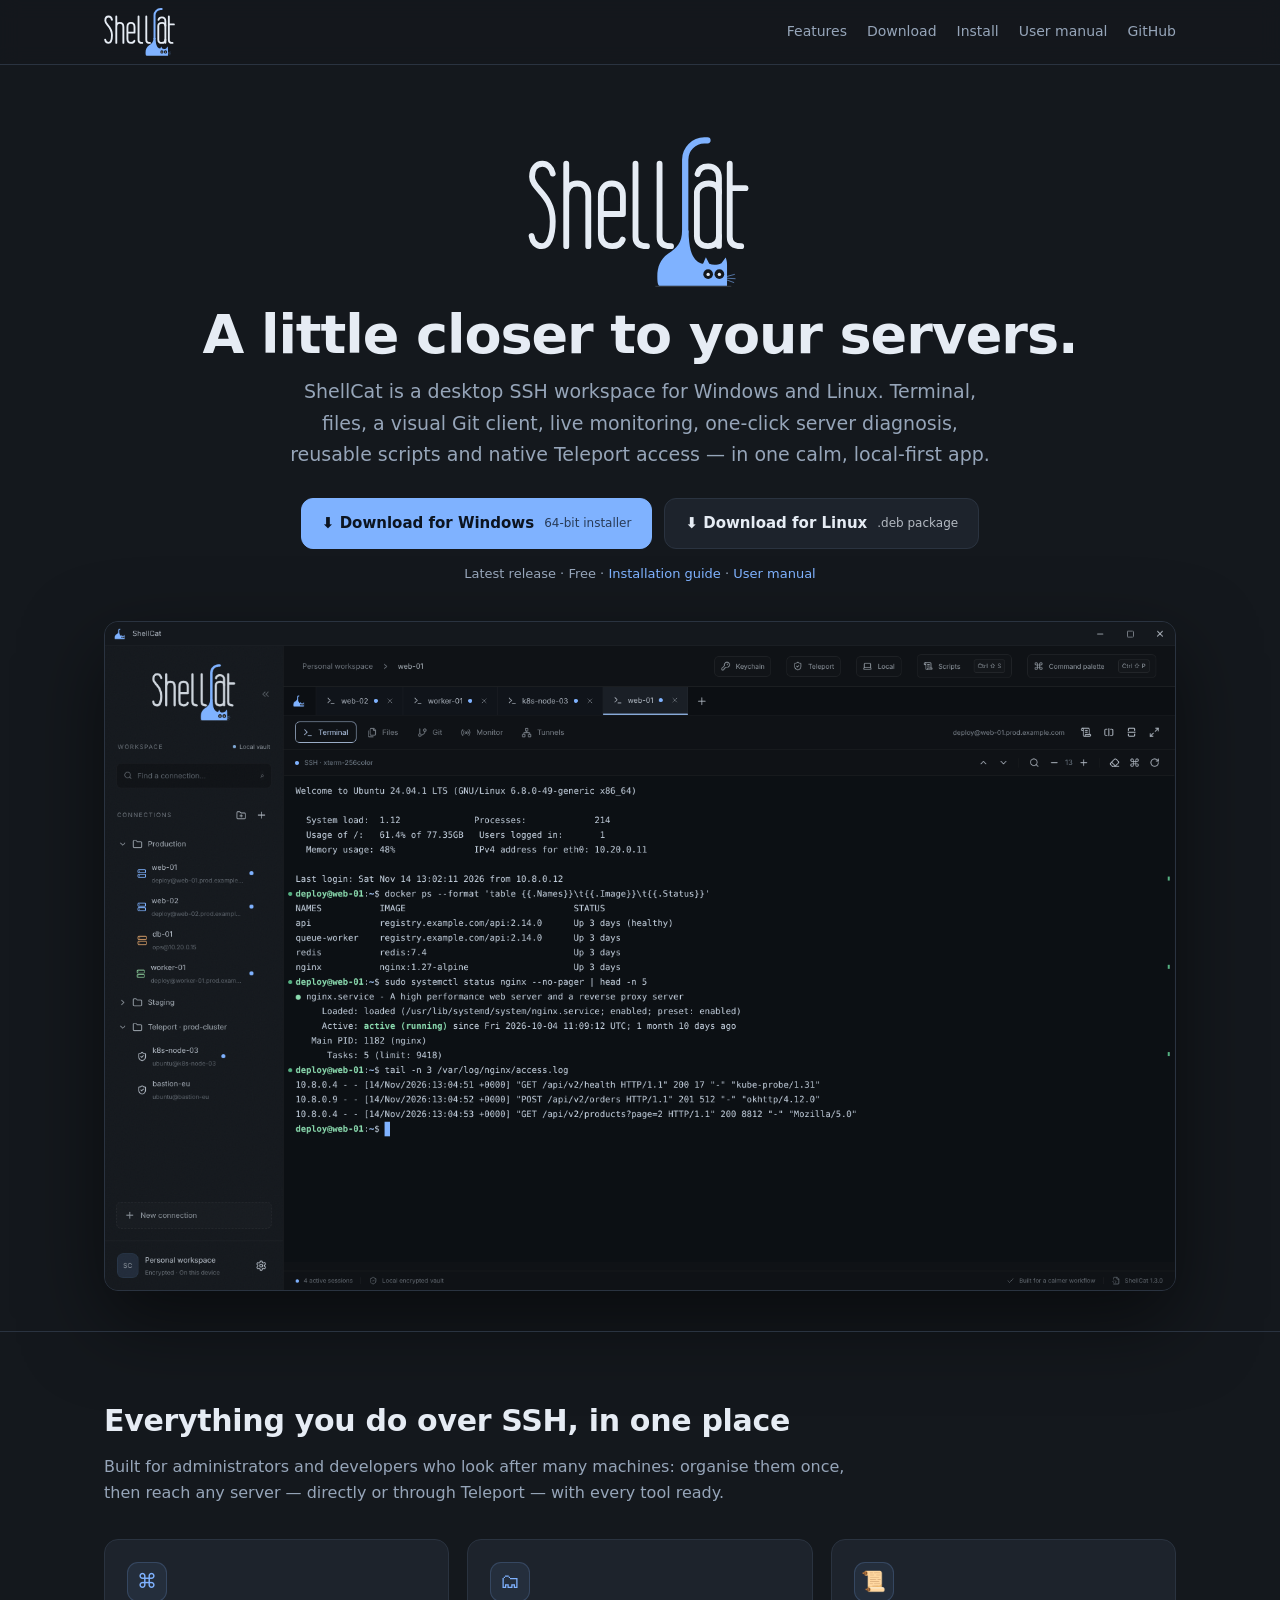
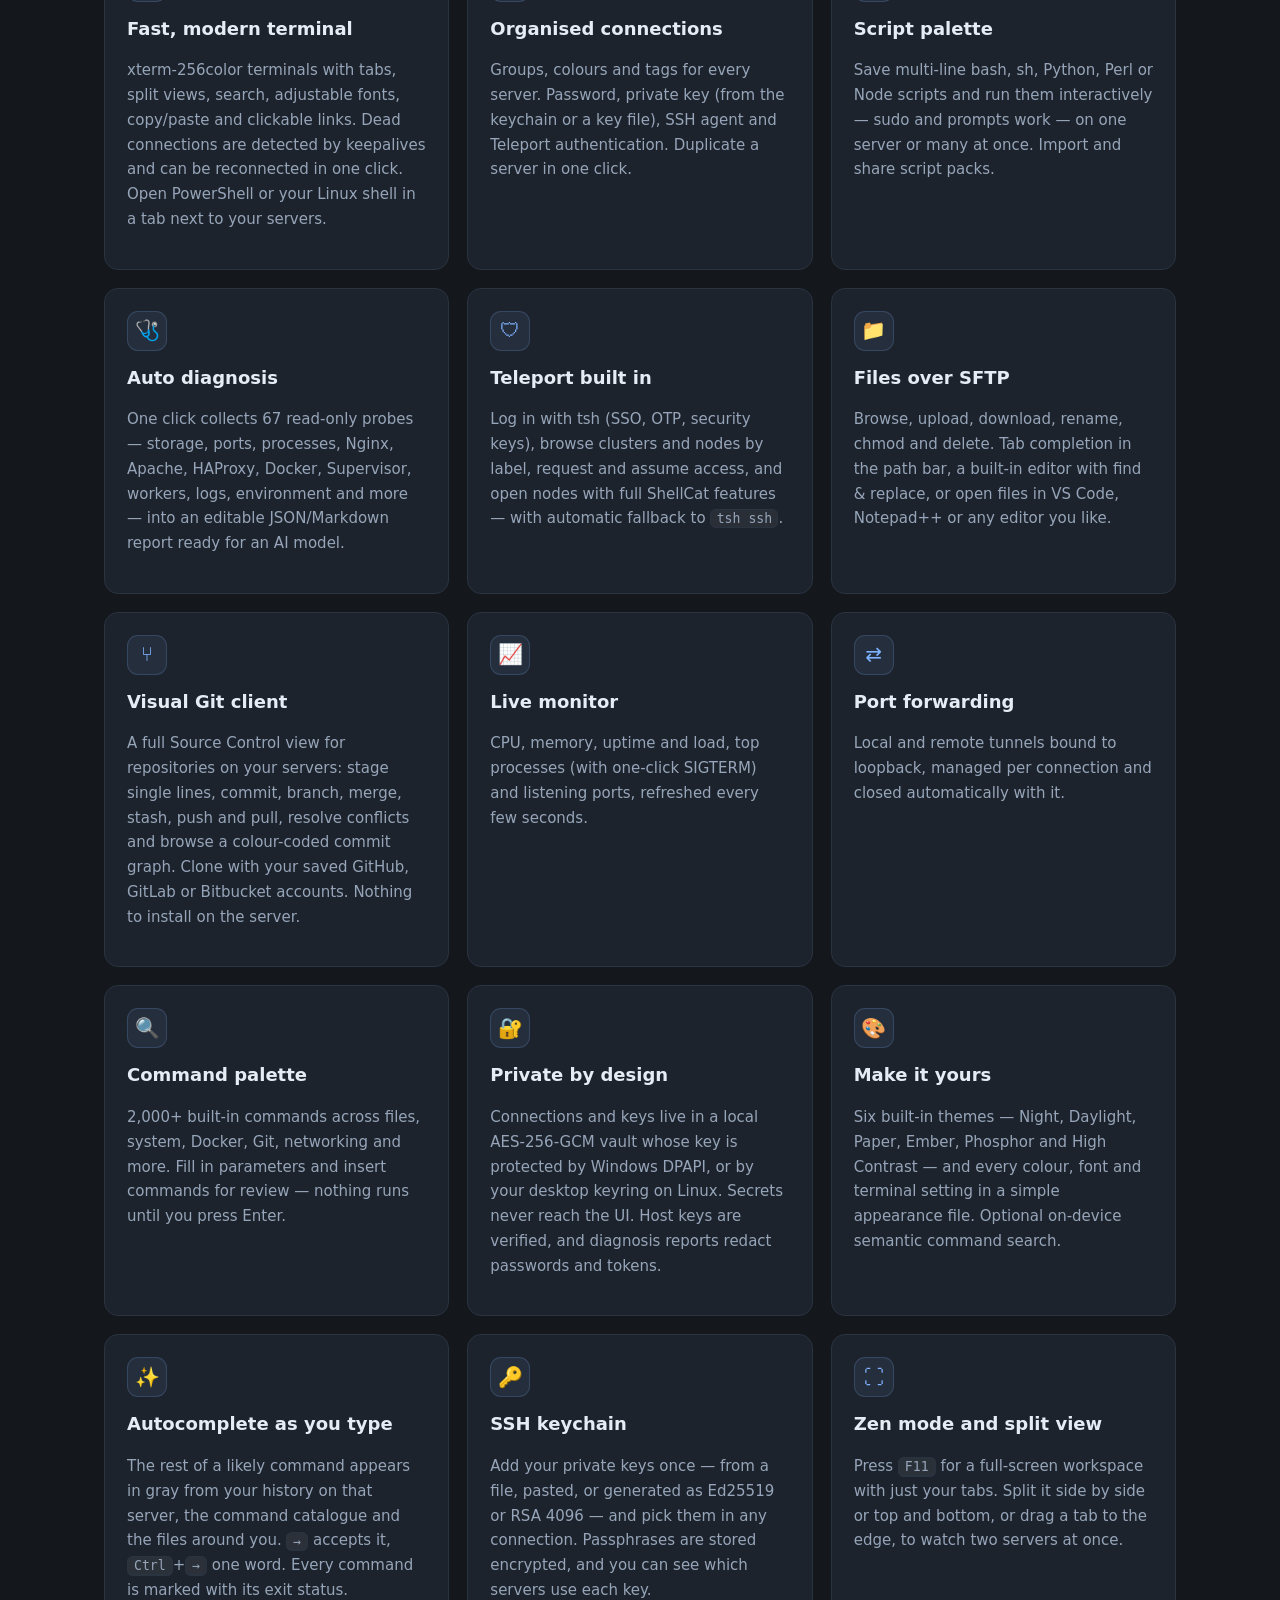
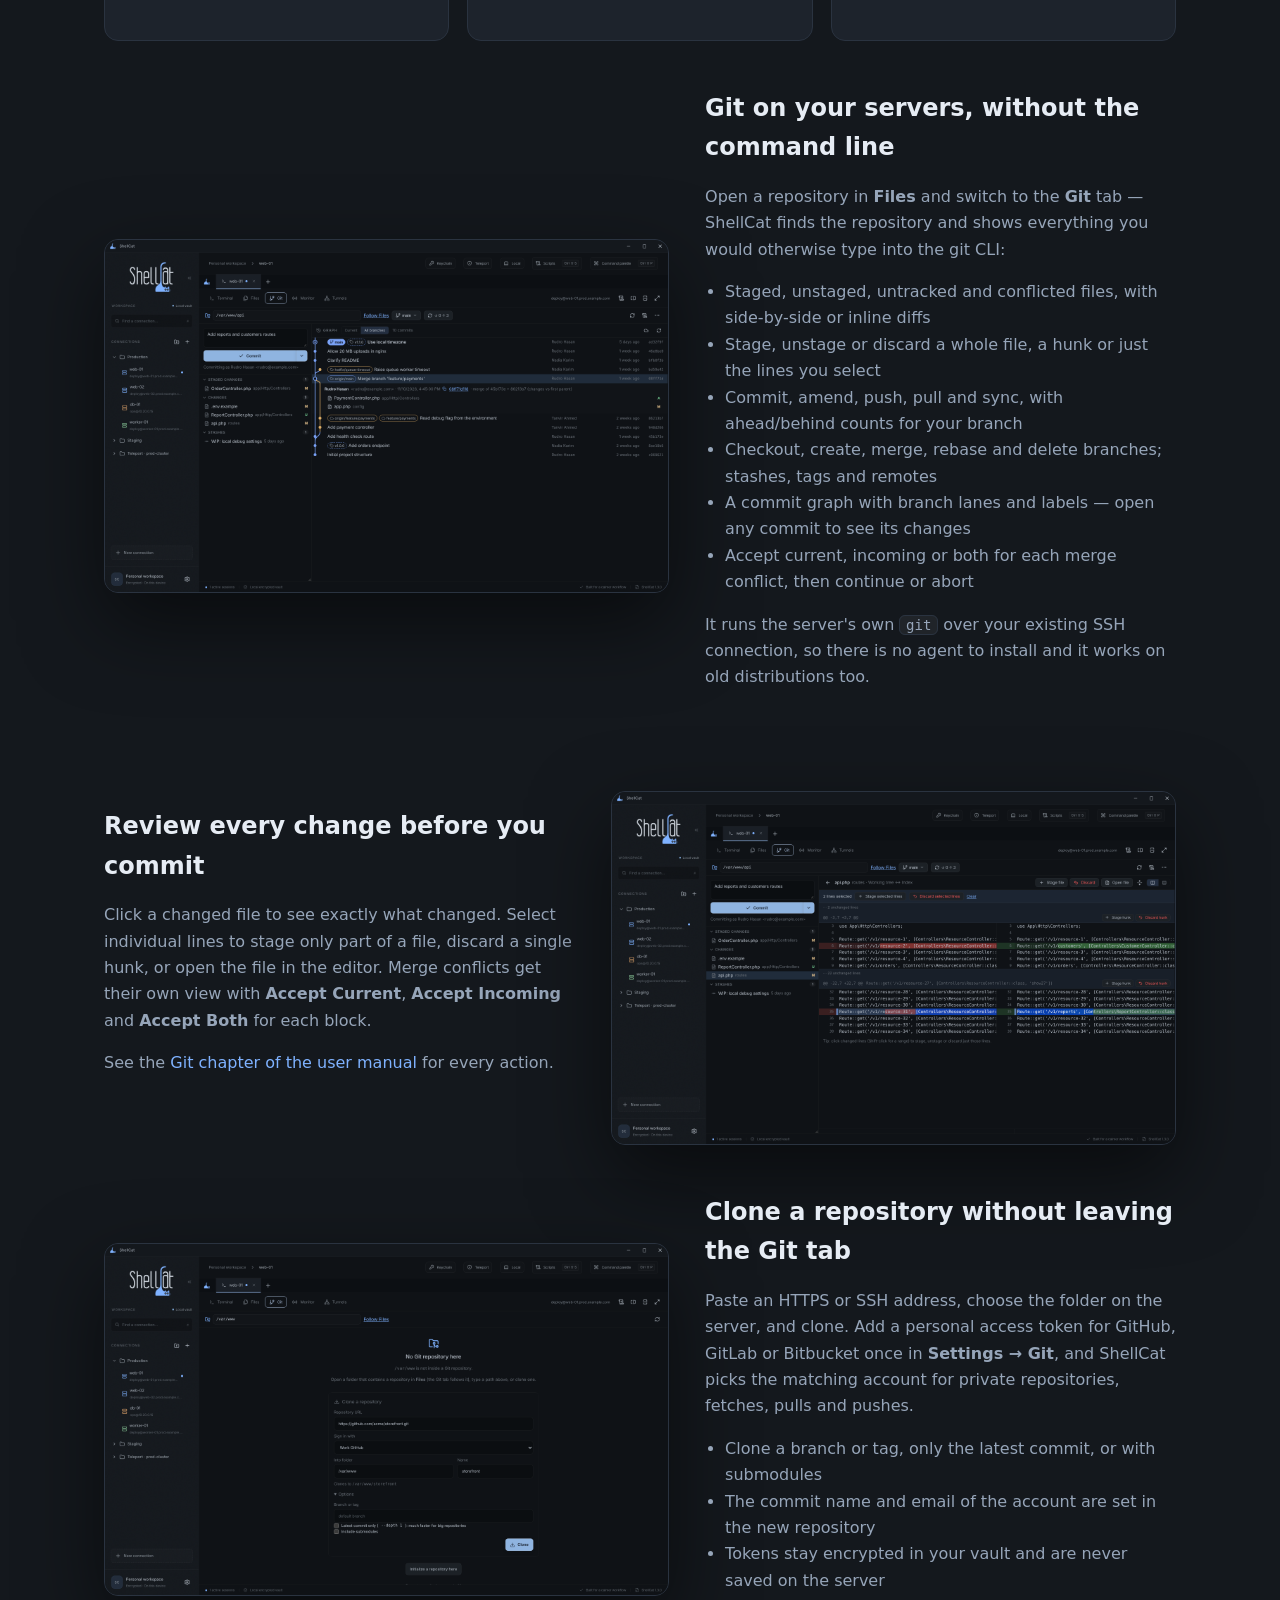
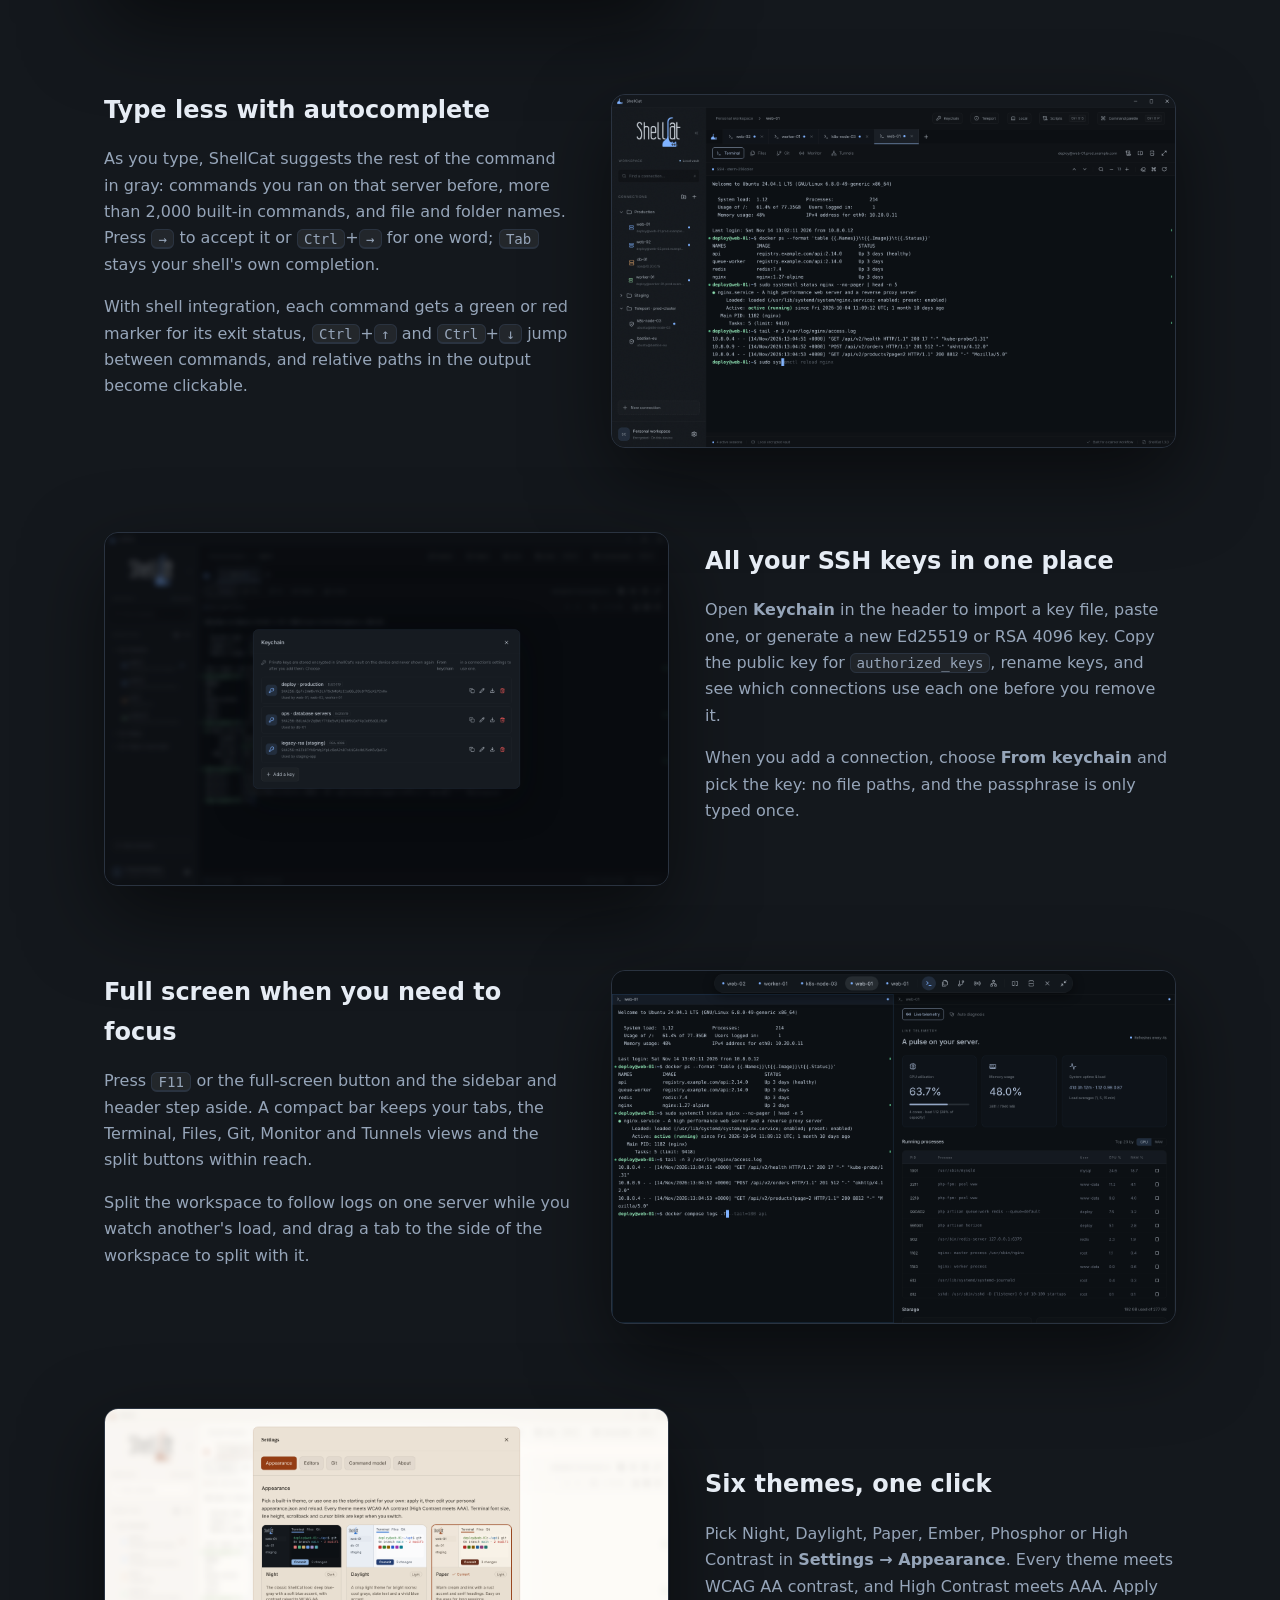
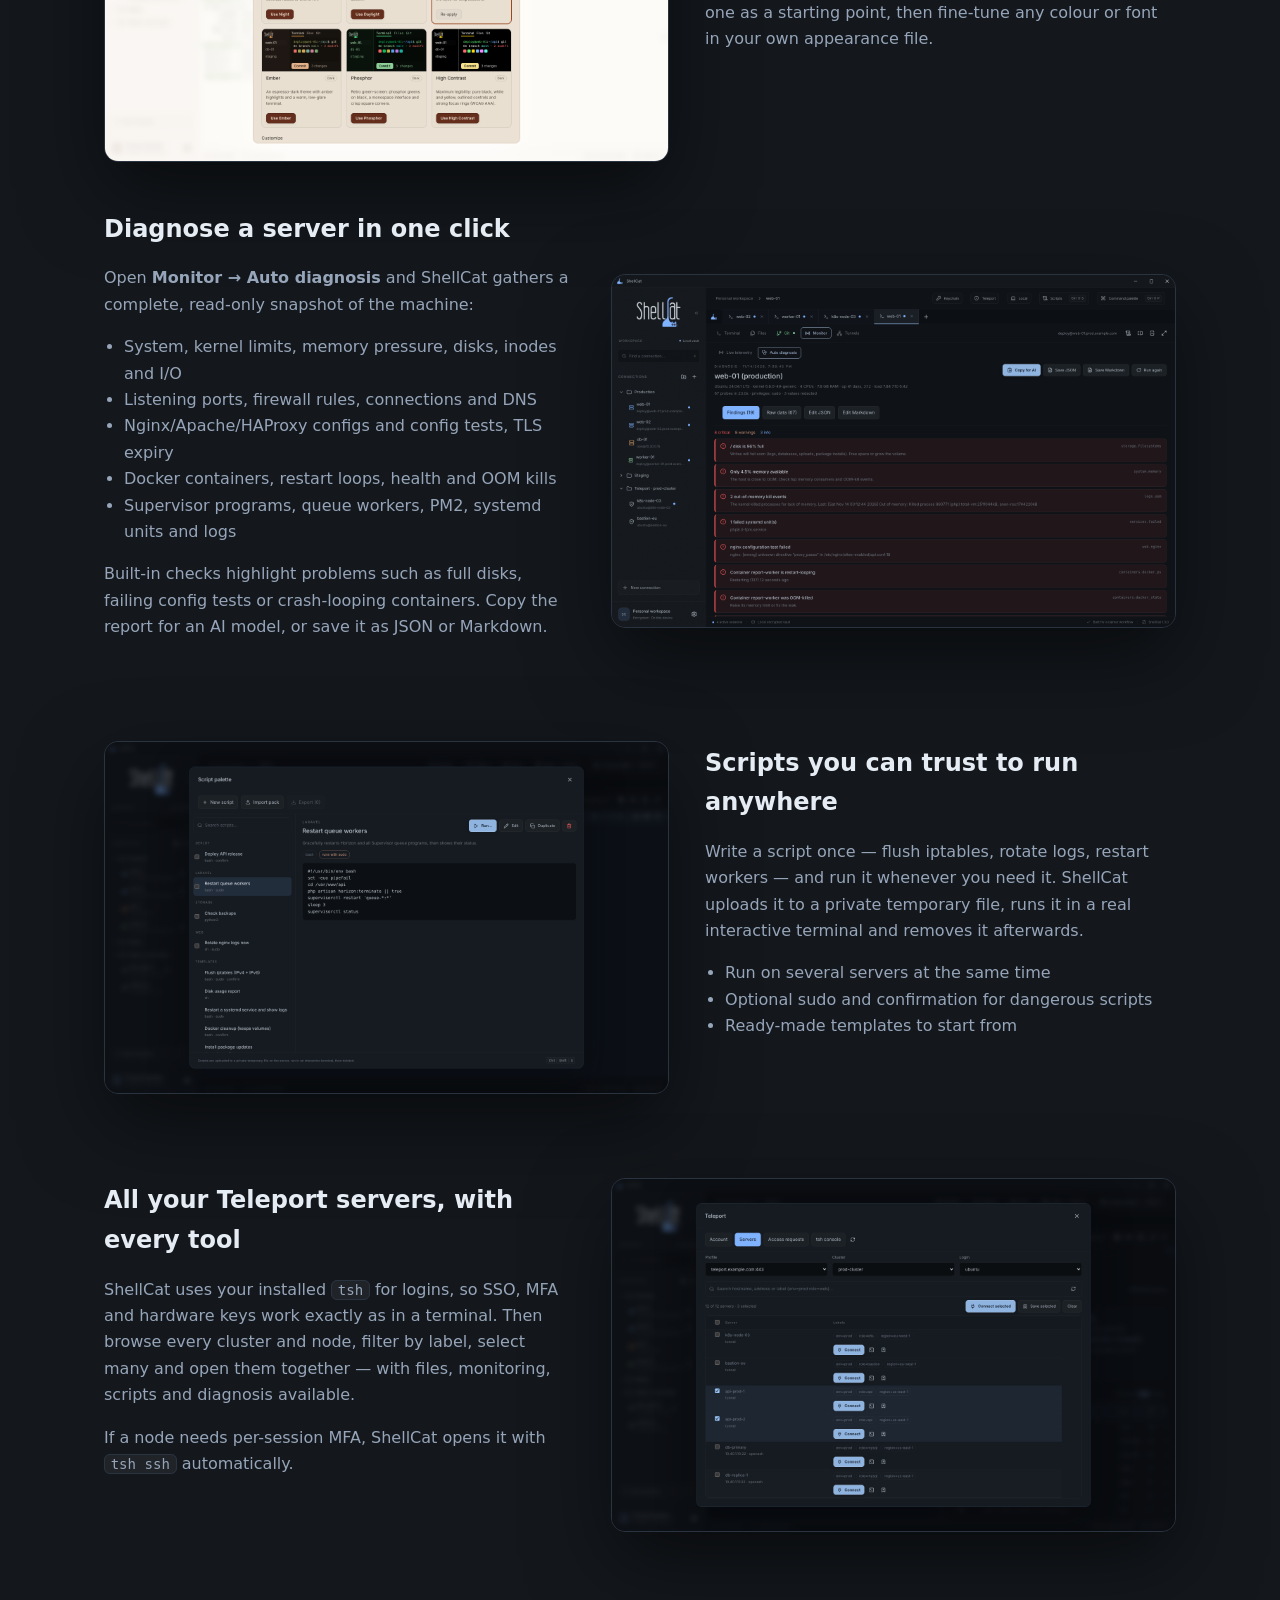
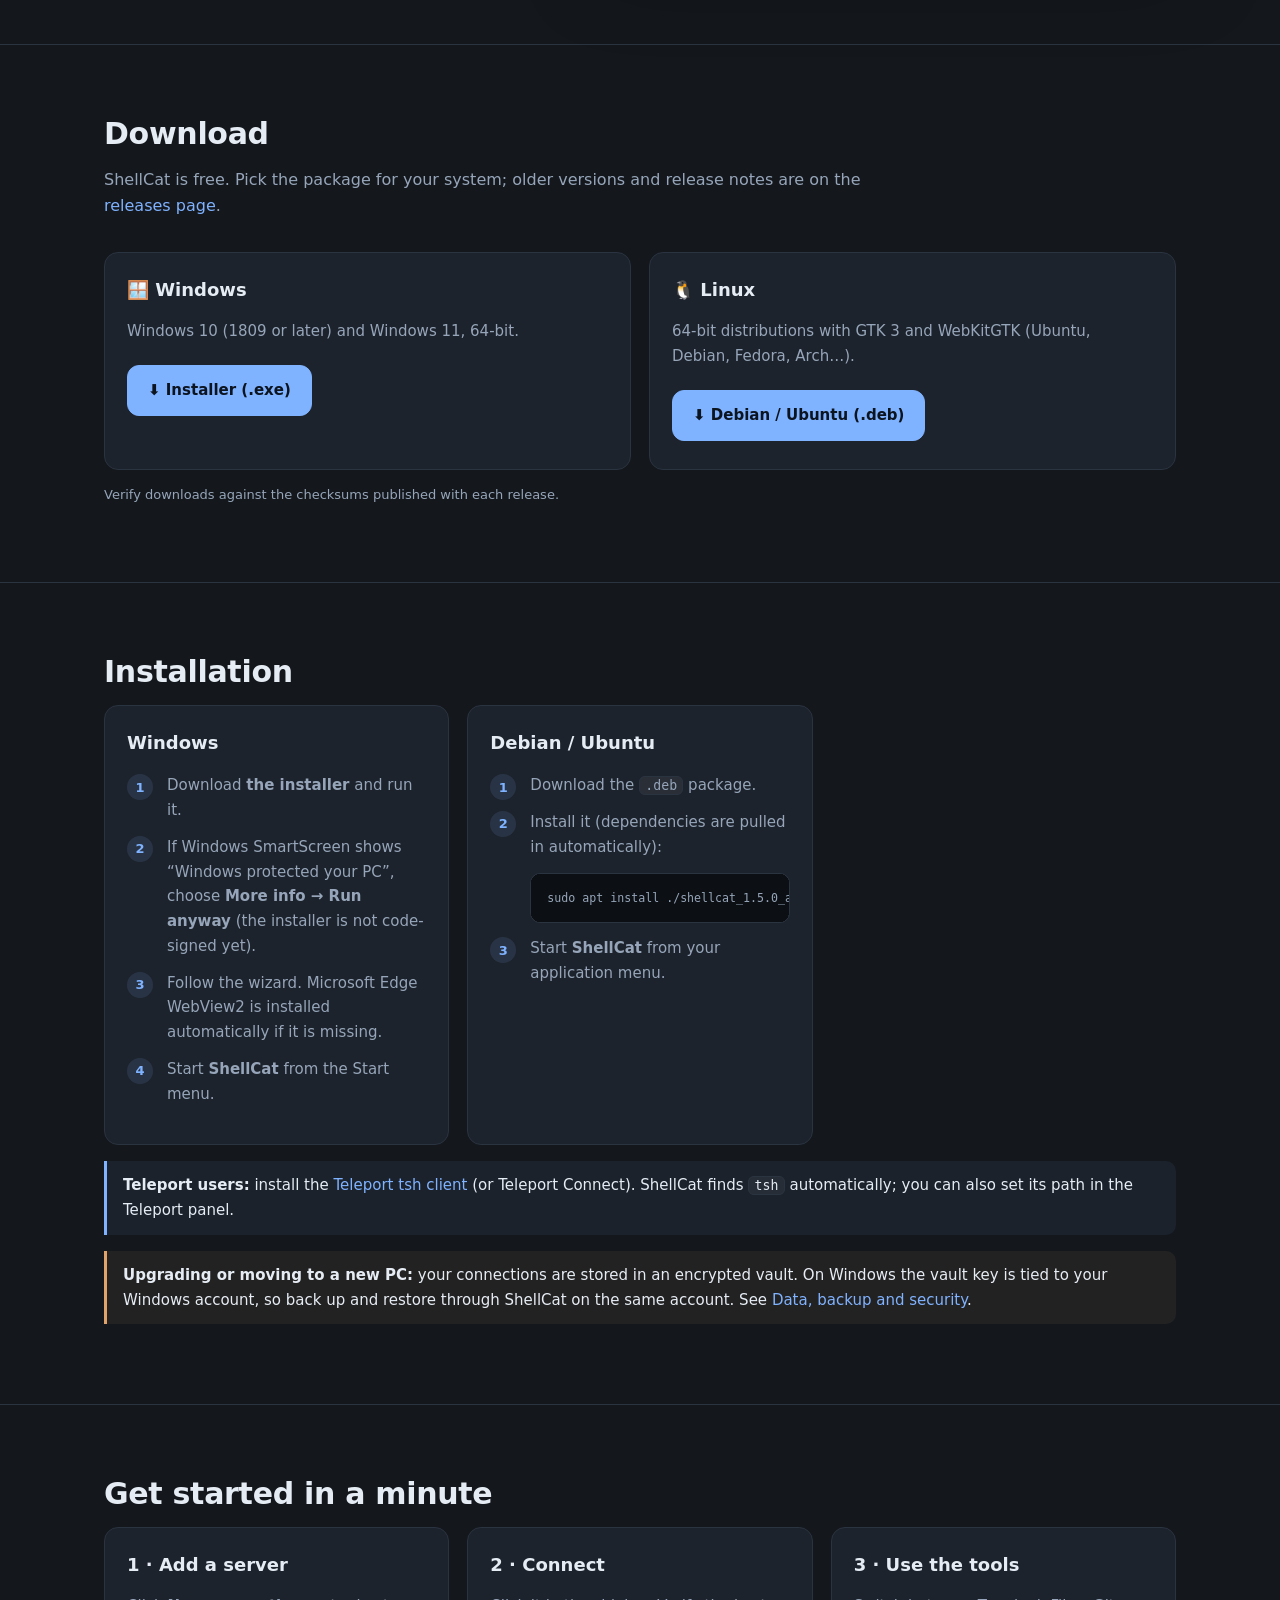
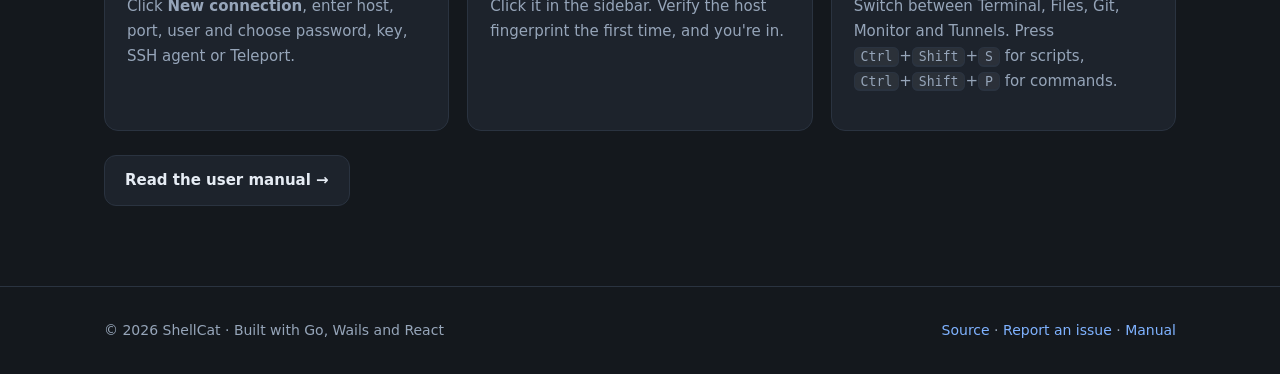
<file: index.html>
<!DOCTYPE html>
<html lang="en">

<head>
  <meta charset="utf-8">
  <meta name="viewport" content="width=device-width, initial-scale=1">
  <title>ShellCat — a calm SSH workspace for teams that manage many servers</title>
  <meta name="description"
    content="ShellCat is a desktop SSH workspace for Windows and Linux: terminal, SFTP, a visual Git client, monitoring, one-click server diagnosis for AI analysis, a script palette and native Teleport (tsh) support.">
  <meta property="og:title" content="ShellCat — SSH workspace">
  <meta property="og:description"
    content="Terminal, files, Git, monitoring, auto diagnosis, scripts and Teleport in one calm desktop app.">
  <meta property="og:image" content="screenshots/hero.png">
  <link rel="icon" type="image/svg+xml" href="assets/favicon.svg">
  <link rel="icon" type="image/png" href="assets/favicon.png">
  <link rel="apple-touch-icon" href="assets/apple-touch-icon.png">
  <link rel="stylesheet" href="assets/style.css">
</head>

<body>
  <header class="top">
    <div class="wrap">
      <a class="brand" href="#"><img src="assets/logo-lockup.svg" alt="ShellCat" width="72" height="48"></a>
      <nav>
        <a href="#features">Features</a>
        <a href="#download">Download</a>
        <a href="#install">Install</a>
        <a href="manual.html">User manual</a>
        <a data-link="repo" href="https://github.com/Rudro085/ShellCat-go">GitHub</a>
      </nav>
    </div>
  </header>

  <main>
    <div class="hero">
      <div class="wrap">
        <img class="logo" src="assets/logo-lockup.svg" alt="ShellCat logo" width="224" height="150">
        <h1>A little closer to your servers.</h1>
        <p class="lead">ShellCat is a desktop SSH workspace for Windows and Linux. Terminal, files, a visual Git client,
          live monitoring, one-click server diagnosis, reusable scripts and native Teleport access — in one calm,
          local-first app.</p>
        <div class="cta">
          <a class="btn primary"
            href="https://github.com/Rudro085/shellcat-site/releases/download/v1.5.0/ShellCat-go-amd64-installer.exe">⬇
            Download for Windows<small>64-bit installer</small></a>
          <a class="btn"
            href="https://github.com/Rudro085/shellcat-site/releases/download/v1.5.0/shellcat_1.5.0_amd64.deb">⬇
            Download for Linux<small>.deb package</small></a>
        </div>
        <p class="meta"><span data-version>Latest release</span><span class="dl-count" data-downloads="total"
            hidden></span> · Free · <a href="#install">Installation guide</a> · <a href="manual.html">User manual</a>
        </p>
        <figure class="shot"><img src="screenshots/hero.png"
            alt="ShellCat main window with the connection sidebar and an open terminal"></figure>
      </div>
    </div>

    <section id="features">
      <div class="wrap">
        <h2>Everything you do over SSH, in one place</h2>
        <p class="sub">Built for administrators and developers who look after many machines: organise them once, then
          reach any server — directly or through Teleport — with every tool ready.</p>
        <div class="grid">
          <div class="card">
            <div class="icon">⌘</div>
            <h3>Fast, modern terminal</h3>
            <p>xterm-256color terminals with tabs, split views, search, adjustable fonts, copy/paste and clickable
              links. Dead connections are detected by keepalives and can be reconnected in one click. Open PowerShell or
              your Linux shell in a tab next to your servers.</p>
          </div>
          <div class="card">
            <div class="icon">🗂</div>
            <h3>Organised connections</h3>
            <p>Groups, colours and tags for every server. Password, private key (from the keychain or a key file),
              SSH agent and Teleport authentication. Duplicate a server in one click.</p>
          </div>
          <div class="card">
            <div class="icon">📜</div>
            <h3>Script palette</h3>
            <p>Save multi-line bash, sh, Python, Perl or Node scripts and run them interactively — sudo and prompts work
              — on one server or many at once. Import and share script packs.</p>
          </div>
          <div class="card">
            <div class="icon">🩺</div>
            <h3>Auto diagnosis</h3>
            <p>One click collects 67 read-only probes — storage, ports, processes, Nginx, Apache, HAProxy, Docker,
              Supervisor, workers, logs, environment and more — into an editable JSON/Markdown report ready for an AI
              model.</p>
          </div>
          <div class="card">
            <div class="icon">🛡</div>
            <h3>Teleport built in</h3>
            <p>Log in with tsh (SSO, OTP, security keys), browse clusters and nodes by label, request and assume access,
              and open nodes with full ShellCat features — with automatic fallback to <code>tsh ssh</code>.</p>
          </div>
          <div class="card">
            <div class="icon">📁</div>
            <h3>Files over SFTP</h3>
            <p>Browse, upload, download, rename, chmod and delete. Tab completion in the path bar, a built-in editor
              with find &amp; replace, or open files in VS Code, Notepad++ or any editor you like.</p>
          </div>
          <div class="card">
            <div class="icon">⑂</div>
            <h3>Visual Git client</h3>
            <p>A full Source Control view for repositories on your servers: stage single lines, commit, branch,
              merge, stash, push and pull, resolve conflicts and browse a colour-coded commit graph. Clone with your
              saved GitHub, GitLab or Bitbucket accounts. Nothing to install on the server.</p>
          </div>
          <div class="card">
            <div class="icon">📈</div>
            <h3>Live monitor</h3>
            <p>CPU, memory, uptime and load, top processes (with one-click SIGTERM) and listening ports, refreshed every
              few seconds.</p>
          </div>
          <div class="card">
            <div class="icon">⇄</div>
            <h3>Port forwarding</h3>
            <p>Local and remote tunnels bound to loopback, managed per connection and closed automatically with it.</p>
          </div>
          <div class="card">
            <div class="icon">🔍</div>
            <h3>Command palette</h3>
            <p>2,000+ built-in commands across files, system, Docker, Git, networking and more. Fill in parameters and
              insert commands for review — nothing runs until you press Enter.</p>
          </div>
          <div class="card">
            <div class="icon">🔐</div>
            <h3>Private by design</h3>
            <p>Connections and keys live in a local AES-256-GCM vault whose key is protected by Windows DPAPI, or by
              your desktop keyring on Linux. Secrets never reach the UI. Host keys are verified, and diagnosis reports
              redact passwords and tokens.</p>
          </div>
          <div class="card">
            <div class="icon">🎨</div>
            <h3>Make it yours</h3>
            <p>Six built-in themes — Night, Daylight, Paper, Ember, Phosphor and High Contrast — and every colour, font
              and terminal setting in a simple appearance file. Optional on-device semantic command search.</p>
          </div>
          <div class="card">
            <div class="icon">✨</div>
            <h3>Autocomplete as you type</h3>
            <p>The rest of a likely command appears in gray from your history on that server, the command catalogue and
              the files around you. <kbd>→</kbd> accepts it, <kbd>Ctrl</kbd>+<kbd>→</kbd> one word. Every command is
              marked with its exit status.</p>
          </div>
          <div class="card">
            <div class="icon">🔑</div>
            <h3>SSH keychain</h3>
            <p>Add your private keys once — from a file, pasted, or generated as Ed25519 or RSA 4096 — and pick them in
              any connection. Passphrases are stored encrypted, and you can see which servers use each key.</p>
          </div>
          <div class="card">
            <div class="icon">⛶</div>
            <h3>Zen mode and split view</h3>
            <p>Press <kbd>F11</kbd> for a full-screen workspace with just your tabs. Split it side by side or top and
              bottom, or drag a tab to the edge, to watch two servers at once.</p>
          </div>
        </div>

        <div class="feature">
          <div class="text">
            <h3>Git on your servers, without the command line</h3>
            <p>Open a repository in <b>Files</b> and switch to the <b>Git</b> tab — ShellCat finds the repository and
              shows everything you would otherwise type into the git CLI:</p>
            <ul>
              <li>Staged, unstaged, untracked and conflicted files, with side-by-side or inline diffs</li>
              <li>Stage, unstage or discard a whole file, a hunk or just the lines you select</li>
              <li>Commit, amend, push, pull and sync, with ahead/behind counts for your branch</li>
              <li>Checkout, create, merge, rebase and delete branches; stashes, tags and remotes</li>
              <li>A commit graph with branch lanes and labels — open any commit to see its changes</li>
              <li>Accept current, incoming or both for each merge conflict, then continue or abort</li>
            </ul>
            <p>It runs the server's own <code>git</code> over your existing SSH connection, so there is no agent to
              install and it works on old distributions too.</p>
          </div>
          <figure class="shot"><img src="screenshots/git.png" alt="Git tab with changes, commit box and commit graph">
          </figure>
        </div>
        <div class="feature">
          <div class="text">
            <h3>Review every change before you commit</h3>
            <p>Click a changed file to see exactly what changed. Select individual lines to stage only part of a file,
              discard a single hunk, or open the file in the editor. Merge conflicts get their own view with
              <b>Accept Current</b>, <b>Accept Incoming</b> and <b>Accept Both</b> for each block.
            </p>
            <p>See the <a href="manual.html#git">Git chapter of the user manual</a> for every action.</p>
          </div>
          <figure class="shot"><img src="screenshots/git-diff.png"
              alt="Side-by-side diff with selected lines ready to stage"></figure>
        </div>
        <div class="feature">
          <div class="text">
            <h3>Clone a repository without leaving the Git tab</h3>
            <p>Paste an HTTPS or SSH address, choose the folder on the server, and clone. Add a personal access token
              for GitHub, GitLab or Bitbucket once in <b>Settings → Git</b>, and ShellCat picks the matching account
              for private repositories, fetches, pulls and pushes.</p>
            <ul>
              <li>Clone a branch or tag, only the latest commit, or with submodules</li>
              <li>The commit name and email of the account are set in the new repository</li>
              <li>Tokens stay encrypted in your vault and are never saved on the server</li>
            </ul>
          </div>
          <figure class="shot"><img src="screenshots/git-clone.png"
              alt="Cloning a repository with a saved GitHub account"></figure>
        </div>
        <div class="feature">
          <div class="text">
            <h3>Type less with autocomplete</h3>
            <p>As you type, ShellCat suggests the rest of the command in gray: commands you ran on that server before,
              more than 2,000 built-in commands, and file and folder names. Press <kbd>→</kbd> to accept it or
              <kbd>Ctrl</kbd>+<kbd>→</kbd> for one word; <kbd>Tab</kbd> stays your shell's own completion.
            </p>
            <p>With shell integration, each command gets a green or red marker for its exit status,
              <kbd>Ctrl</kbd>+<kbd>↑</kbd>
              and <kbd>Ctrl</kbd>+<kbd>↓</kbd> jump between commands, and relative paths in the output become
              clickable.</p>
          </div>
          <figure class="shot"><img src="screenshots/autocomplete.png"
              alt="Terminal suggesting the rest of a command in gray"></figure>
        </div>
        <div class="feature">
          <div class="text">
            <h3>All your SSH keys in one place</h3>
            <p>Open <b>Keychain</b> in the header to import a key file, paste one, or generate a new Ed25519 or RSA
              4096 key. Copy the public key for <code>authorized_keys</code>, rename keys, and see which connections
              use each one before you remove it.</p>
            <p>When you add a connection, choose <b>From keychain</b> and pick the key: no file paths, and the
              passphrase is only typed once.</p>
          </div>
          <figure class="shot"><img src="screenshots/keychain.png"
              alt="Keychain with three SSH keys and the connections that use them"></figure>
        </div>
        <div class="feature">
          <div class="text">
            <h3>Full screen when you need to focus</h3>
            <p>Press <kbd>F11</kbd> or the full-screen button and the sidebar and header step aside. A compact bar
              keeps your tabs, the Terminal, Files, Git, Monitor and Tunnels views and the split buttons within reach.
            </p>
            <p>Split the workspace to follow logs on one server while you watch another's load, and drag a tab to the
              side of the workspace to split with it.</p>
          </div>
          <figure class="shot"><img src="screenshots/zen.png"
              alt="Full-screen workspace with a terminal beside a live monitor"></figure>
        </div>
        <div class="feature">
          <div class="text">
            <h3>Six themes, one click</h3>
            <p>Pick Night, Daylight, Paper, Ember, Phosphor or High Contrast in <b>Settings → Appearance</b>. Every
              theme
              meets WCAG AA contrast, and High Contrast meets AAA. Apply one as a starting point, then fine-tune any
              colour or font in your own appearance file.</p>
          </div>
          <figure class="shot"><img src="screenshots/themes.png" alt="Theme picker in the Paper theme"></figure>
        </div>
        <div class="feature">
          <div class="text">
            <h3>Diagnose a server in one click</h3>
            <p>Open <b>Monitor → Auto diagnosis</b> and ShellCat gathers a complete, read-only snapshot of the machine:
            </p>
            <ul>
              <li>System, kernel limits, memory pressure, disks, inodes and I/O</li>
              <li>Listening ports, firewall rules, connections and DNS</li>
              <li>Nginx/Apache/HAProxy configs and config tests, TLS expiry</li>
              <li>Docker containers, restart loops, health and OOM kills</li>
              <li>Supervisor programs, queue workers, PM2, systemd units and logs</li>
            </ul>
            <p>Built-in checks highlight problems such as full disks, failing config tests or crash-looping containers.
              Copy the report for an AI model, or save it as JSON or Markdown.</p>
          </div>
          <figure class="shot"><img src="screenshots/diagnosis-findings.png" alt="Diagnosis findings"></figure>
        </div>
        <div class="feature">
          <div class="text">
            <h3>Scripts you can trust to run anywhere</h3>
            <p>Write a script once — flush iptables, rotate logs, restart workers — and run it whenever you need it.
              ShellCat uploads it to a private temporary file, runs it in a real interactive terminal and removes it
              afterwards.</p>
            <ul>
              <li>Run on several servers at the same time</li>
              <li>Optional sudo and confirmation for dangerous scripts</li>
              <li>Ready-made templates to start from</li>
            </ul>
          </div>
          <figure class="shot"><img src="screenshots/script-palette.png" alt="Script palette"></figure>
        </div>
        <div class="feature">
          <div class="text">
            <h3>All your Teleport servers, with every tool</h3>
            <p>ShellCat uses your installed <code>tsh</code> for logins, so SSO, MFA and hardware keys work exactly as
              in a terminal. Then browse every cluster and node, filter by label, select many and open them together —
              with files, monitoring, scripts and diagnosis available.</p>
            <p>If a node needs per-session MFA, ShellCat opens it with <code>tsh ssh</code> automatically.</p>
          </div>
          <figure class="shot"><img src="screenshots/teleport-servers.png" alt="Teleport server browser"></figure>
        </div>
      </div>
    </section>

    <section id="download">
      <div class="wrap">
        <h2>Download</h2>
        <p class="sub">ShellCat is free. Pick the package for your system; older versions and release notes are on the
          <a data-link="releases" href="https://github.com/Rudro085/shellcat-site/releases">releases page</a>.
        </p>
        <div class="downloads">
          <div class="card dl">
            <h3>🪟 Windows</h3>
            <p>Windows 10 (1809 or later) and Windows 11, 64-bit.</p>
            <a class="btn primary"
              href="https://github.com/Rudro085/shellcat-site/releases/download/v1.5.0/ShellCat-go-amd64-installer.exe">⬇
              Installer (.exe)</a>
            <p class="dl-count-card" data-downloads="windows" hidden></p>
          </div>
          <div class="card dl">
            <h3>🐧 Linux</h3>
            <p>64-bit distributions with GTK 3 and WebKitGTK (Ubuntu, Debian, Fedora, Arch…).</p>
            <a class="btn primary"
              href="https://github.com/Rudro085/shellcat-site/releases/download/v1.5.0/shellcat_1.5.0_amd64.deb">⬇
              Debian / Ubuntu (.deb)</a>
            <p class="dl-count-card" data-downloads="linux" hidden></p>
          </div>
        </div>
        <p class="meta">Verify downloads against the checksums published with each release.</p>
      </div>
    </section>

    <section id="install">
      <div class="wrap">
        <h2>Installation</h2>
        <div class="grid">
          <div class="card">
            <h3>Windows</h3>
            <ol class="steps">
              <li>Download <b>the installer</b> and run it.</li>
              <li>If Windows SmartScreen shows “Windows protected your PC”, choose <b>More info → Run anyway</b> (the
                installer is not code-signed yet).</li>
              <li>Follow the wizard. Microsoft Edge WebView2 is installed automatically if it is missing.</li>
              <li>Start <b>ShellCat</b> from the Start menu.</li>
            </ol>
          </div>
          <div class="card">
            <h3>Debian / Ubuntu</h3>
            <ol class="steps">
              <li>Download the <code>.deb</code> package.</li>
              <li>Install it (dependencies are pulled in automatically):
                <pre><code>sudo apt install ./shellcat_1.5.0_amd64.deb</code></pre>
              </li>
              <li>Start <b>ShellCat</b> from your application menu.</li>
            </ol>
          </div>
        </div>
        <div class="note info"><b>Teleport users:</b> install the <a href="https://goteleport.com/download/">Teleport
            tsh client</a> (or Teleport Connect). ShellCat finds <code>tsh</code> automatically; you can also set its
          path in the Teleport panel.</div>
        <div class="note"><b>Upgrading or moving to a new PC:</b> your connections are stored in an encrypted vault. On
          Windows the vault key is tied to your Windows account, so back up and restore through ShellCat on the same
          account. See <a href="manual.html#data">Data, backup and security</a>.</div>
      </div>
    </section>

    <section>
      <div class="wrap">
        <h2>Get started in a minute</h2>
        <div class="grid">
          <div class="card">
            <h3>1 · Add a server</h3>
            <p>Click <b>New connection</b>, enter host, port, user and choose password, key, SSH agent or Teleport.</p>
          </div>
          <div class="card">
            <h3>2 · Connect</h3>
            <p>Click it in the sidebar. Verify the host fingerprint the first time, and you're in.</p>
          </div>
          <div class="card">
            <h3>3 · Use the tools</h3>
            <p>Switch between Terminal, Files, Git, Monitor and Tunnels. Press
              <kbd>Ctrl</kbd>+<kbd>Shift</kbd>+<kbd>S</kbd>
              for scripts, <kbd>Ctrl</kbd>+<kbd>Shift</kbd>+<kbd>P</kbd> for commands.</p>
          </div>
        </div>
        <p style="margin-top:24px"><a class="btn" href="manual.html">Read the user manual →</a></p>
      </div>
    </section>
  </main>

  <footer>
    <div class="wrap">
      <span>© <span data-year>2026</span> ShellCat · Built with Go, Wails and React</span>
      <span><a data-link="repo" href="https://github.com/Rudro085/ShellCat-go">Source</a> · <a data-link="issues"
          href="https://github.com/Rudro085/ShellCat-go/issues">Report an issue</a> · <a
          href="manual.html">Manual</a></span>
    </div>
  </footer>

  <div class="lightbox" id="lightbox"><img alt=""></div>
  <script>
    const REPO = 'Rudro085/shellcat-site';
    const base = `https://github.com/${REPO}`;
    const links = { repo: base, releases: `${base}/releases`, issues: `${base}/issues` };
    document.querySelectorAll('[data-link]').forEach(a => { a.href = links[a.dataset.link]; });
    document.querySelectorAll('[data-year]').forEach(e => { e.textContent = new Date().getFullYear(); });
    // Latest version and download counts, from GitHub's public release data (best effort; the page
    // works without it). GitHub counts every download of a release file; results are cached for 10
    // minutes per visitor to stay far below the API's rate limit.
    const showReleases = releases => {
      const published = releases.filter(r => !r.draft && !r.prerelease);
      if (published[0]) document.querySelectorAll('[data-version]').forEach(e => { e.textContent = `Latest: ${published[0].tag_name}`; });
      const counts = { total: 0, windows: 0, linux: 0 };
      for (const rel of releases) for (const a of rel.assets || []) {
        counts.total += a.download_count;
        if (/\.(exe|msi)$/i.test(a.name)) counts.windows += a.download_count;
        else if (/\.(deb|rpm|appimage|tar\.gz)$/i.test(a.name)) counts.linux += a.download_count;
      }
      if (!counts.total) return;
      const n = v => v.toLocaleString('en-US');
      const text = { total: ` · ${n(counts.total)} downloads`, windows: `${n(counts.windows)} downloads`, linux: `${n(counts.linux)} downloads` };
      document.querySelectorAll('[data-downloads]').forEach(e => { e.textContent = text[e.dataset.downloads]; e.hidden = false; });
    };
    (async () => {
      const key = 'shellcat-releases';
      try { const c = JSON.parse(sessionStorage.getItem(key) || 'null'); if (c && Date.now() - c.at < 600000) return showReleases(c.data); } catch { }
      const res = await fetch(`https://api.github.com/repos/${REPO}/releases?per_page=100`);
      if (!res.ok) return;
      const data = (await res.json()).map(r => ({ tag_name: r.tag_name, draft: r.draft, prerelease: r.prerelease, assets: (r.assets || []).map(a => ({ name: a.name, download_count: a.download_count })) }));
      try { sessionStorage.setItem(key, JSON.stringify({ at: Date.now(), data })); } catch { }
      showReleases(data);
    })().catch(() => { });
    const box = document.getElementById('lightbox');
    document.querySelectorAll('.shot img').forEach(img => img.addEventListener('click', () => { box.querySelector('img').src = img.src; box.classList.add('open'); }));
    box.addEventListener('click', () => box.classList.remove('open'));
    document.addEventListener('keydown', e => { if (e.key === 'Escape') box.classList.remove('open'); });
  </script>
</body>

</html>
</file>
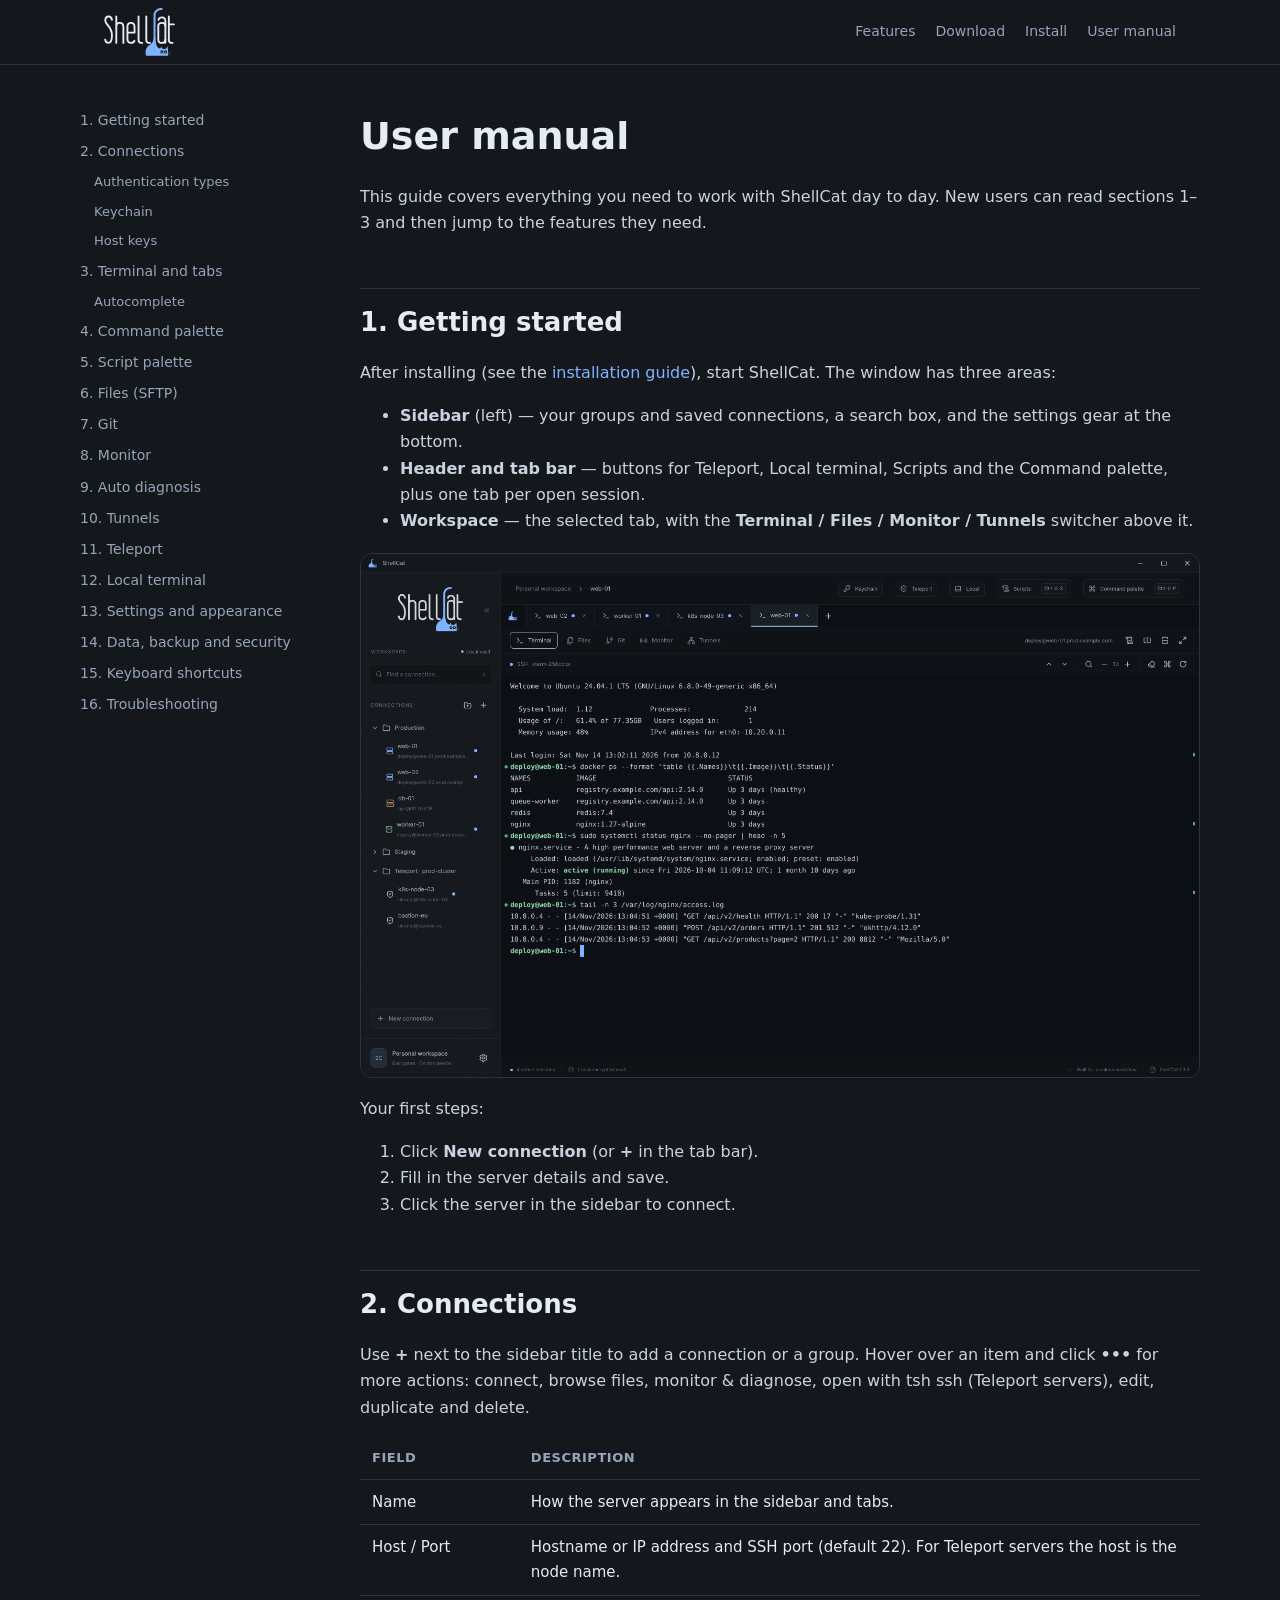
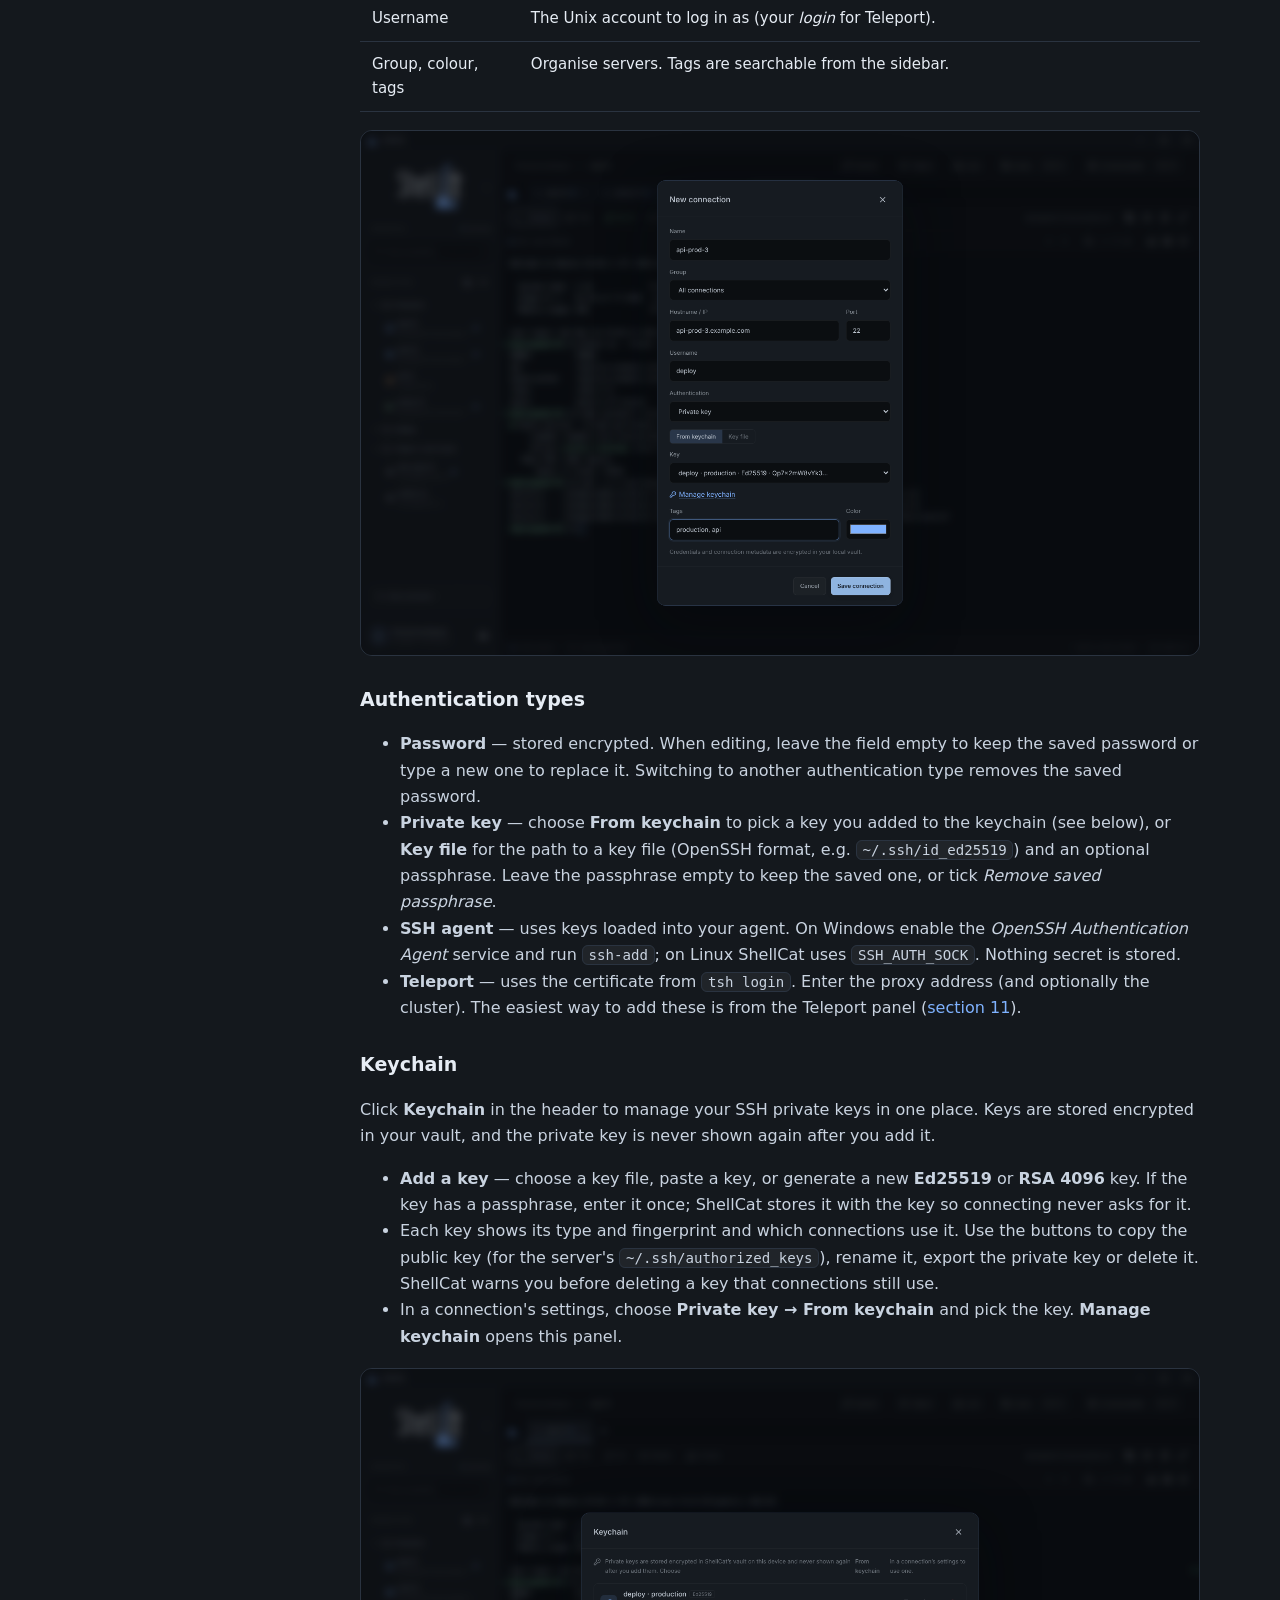
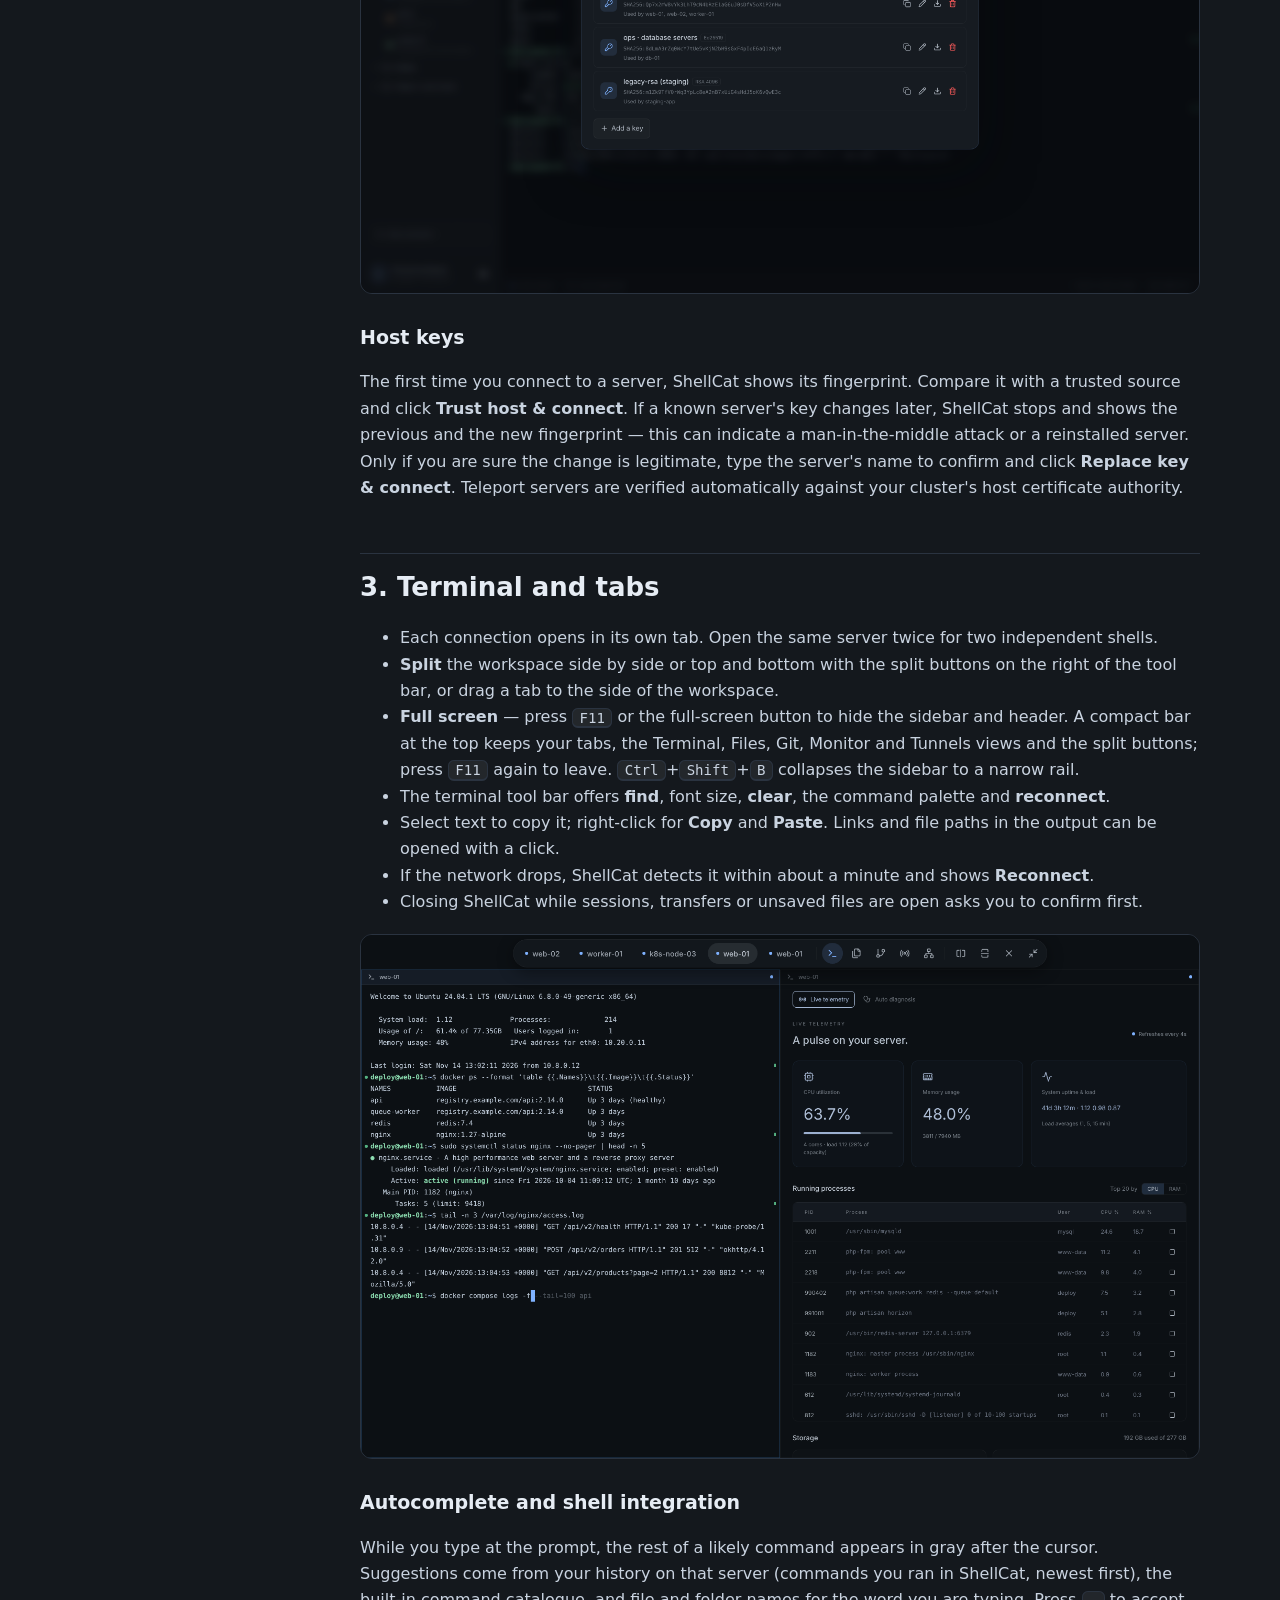
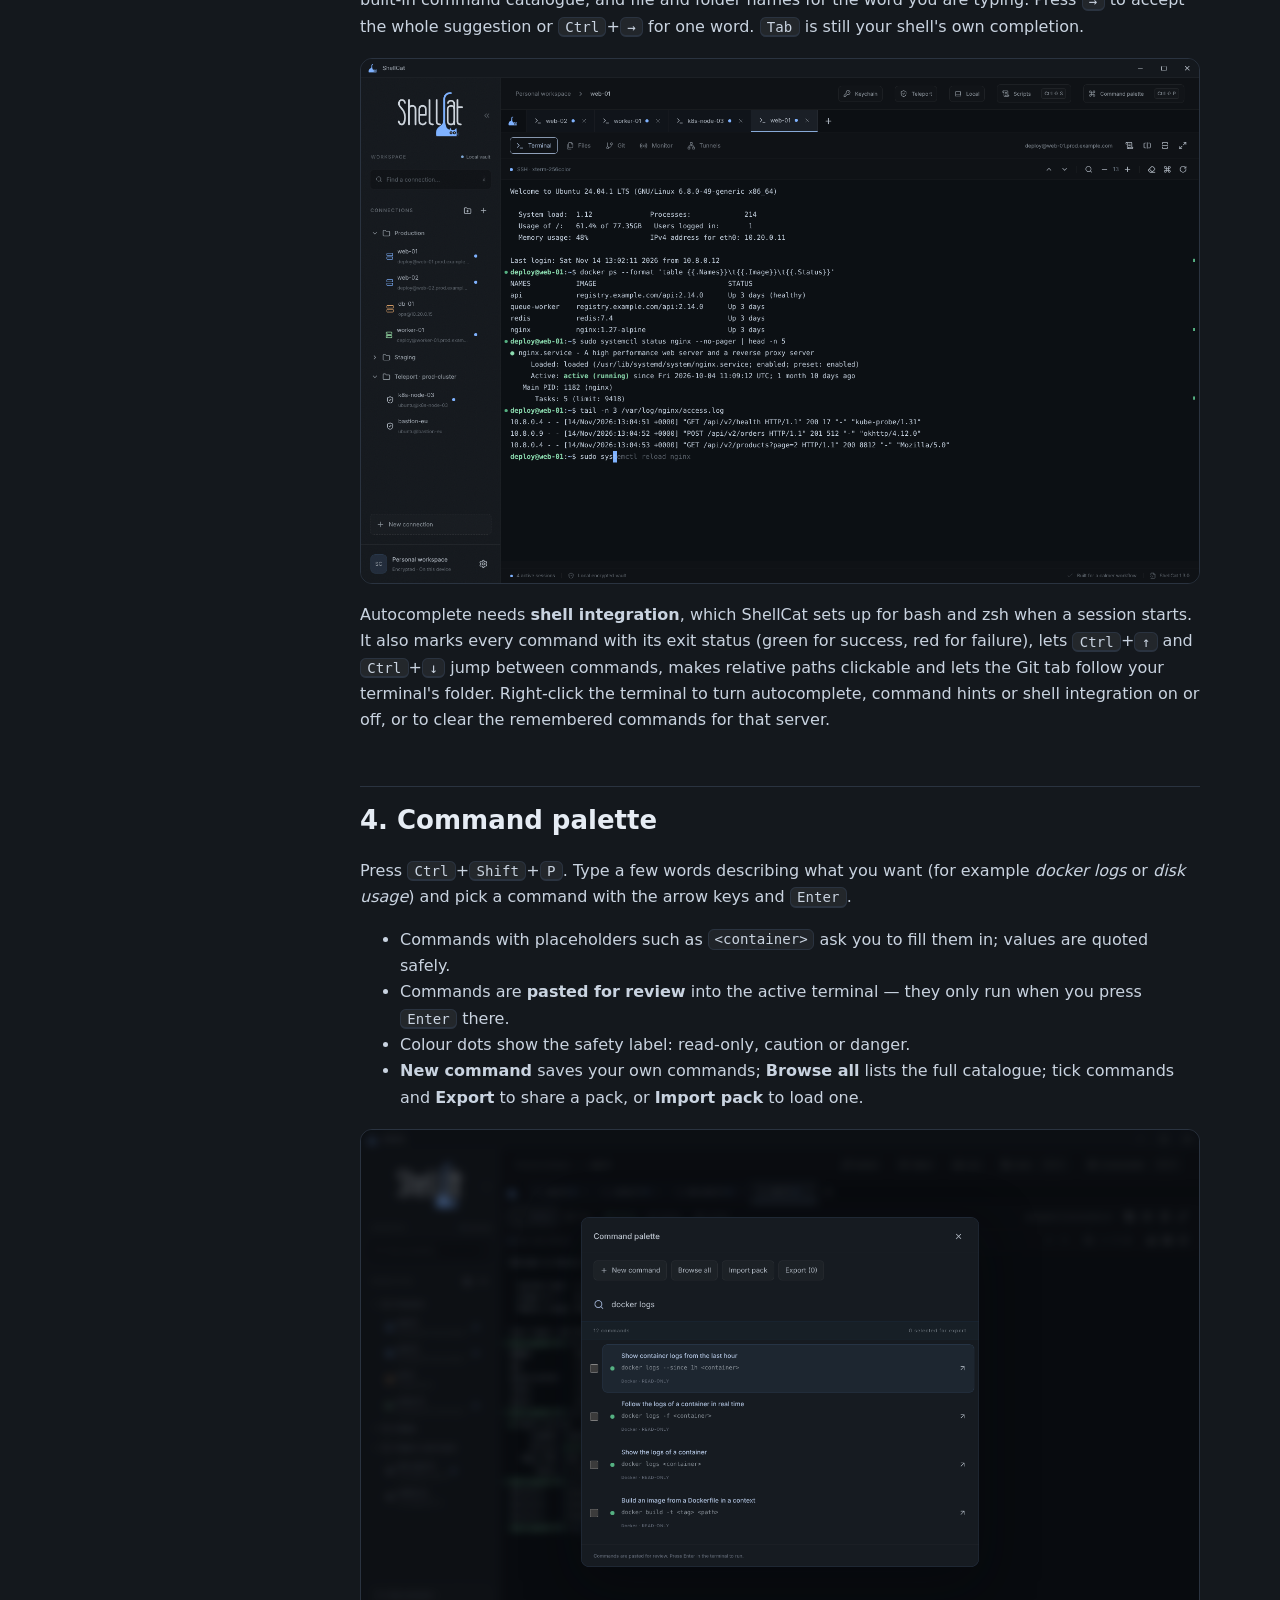
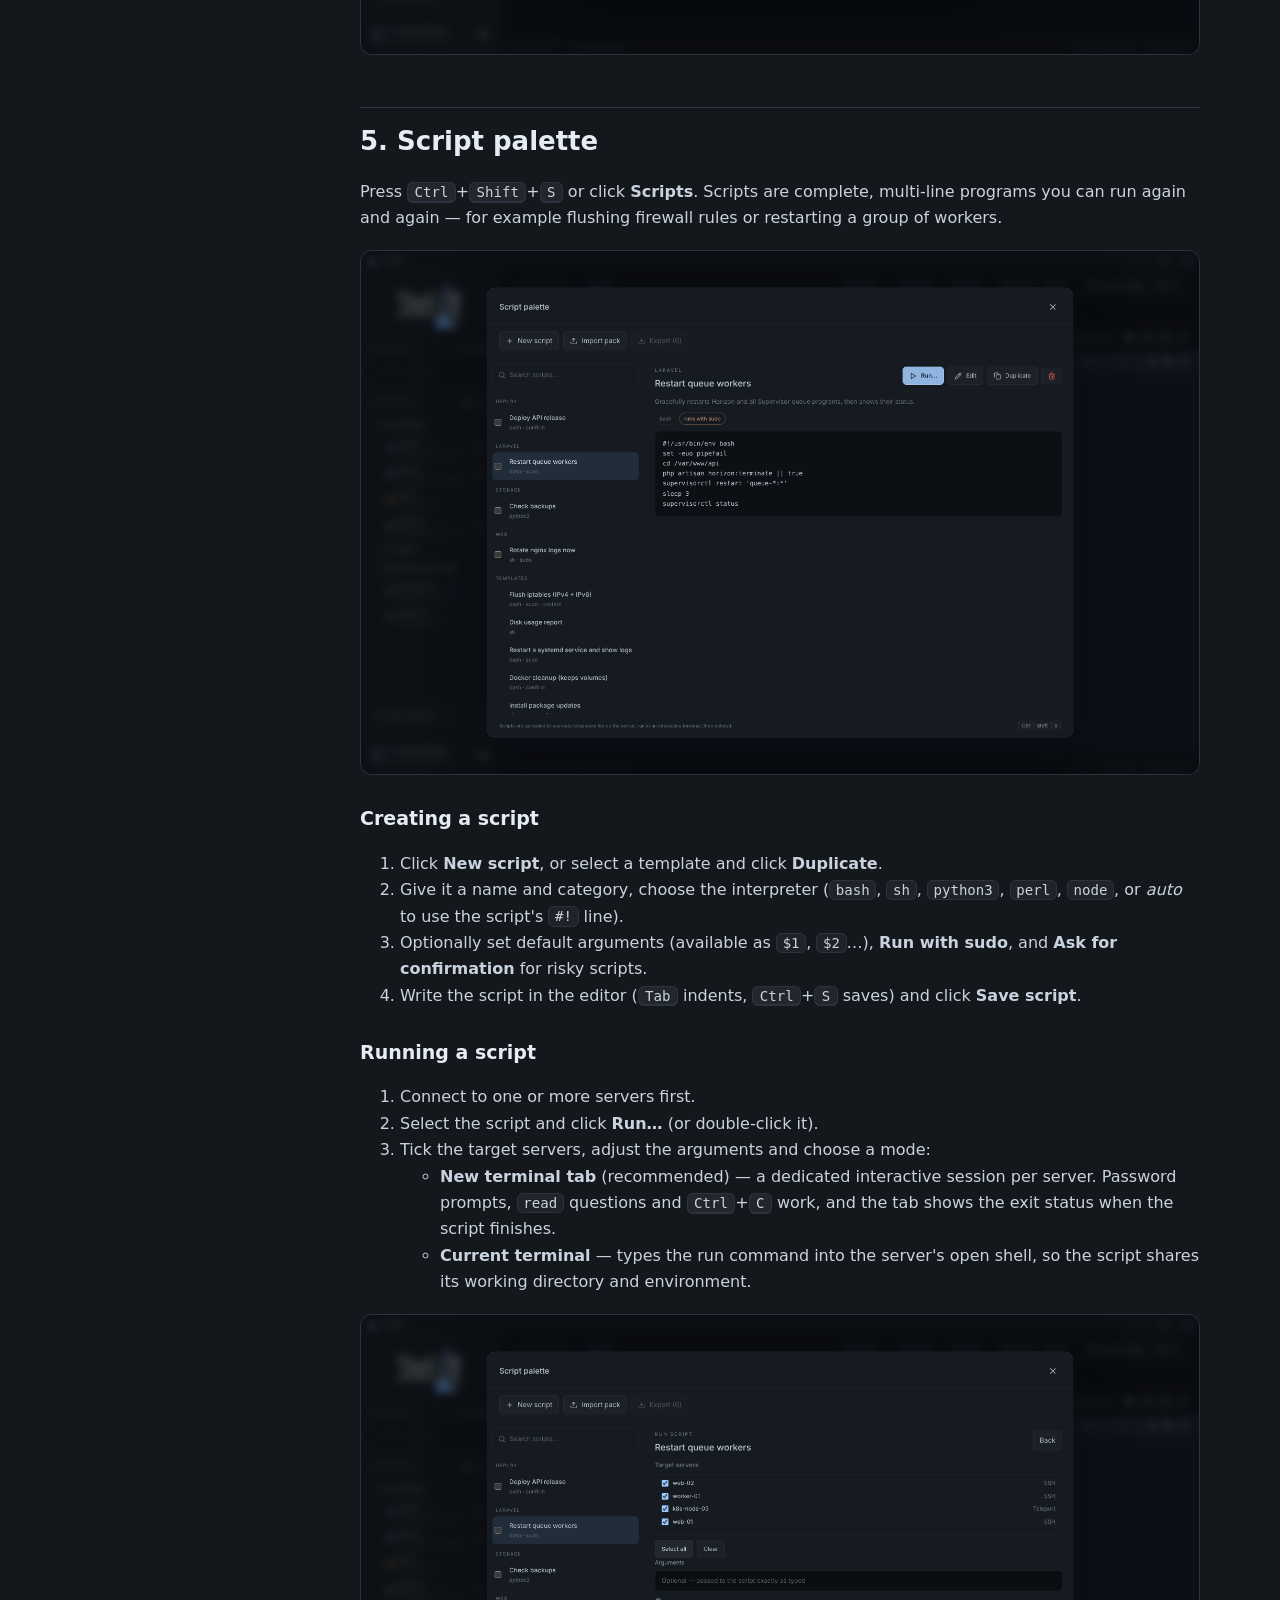
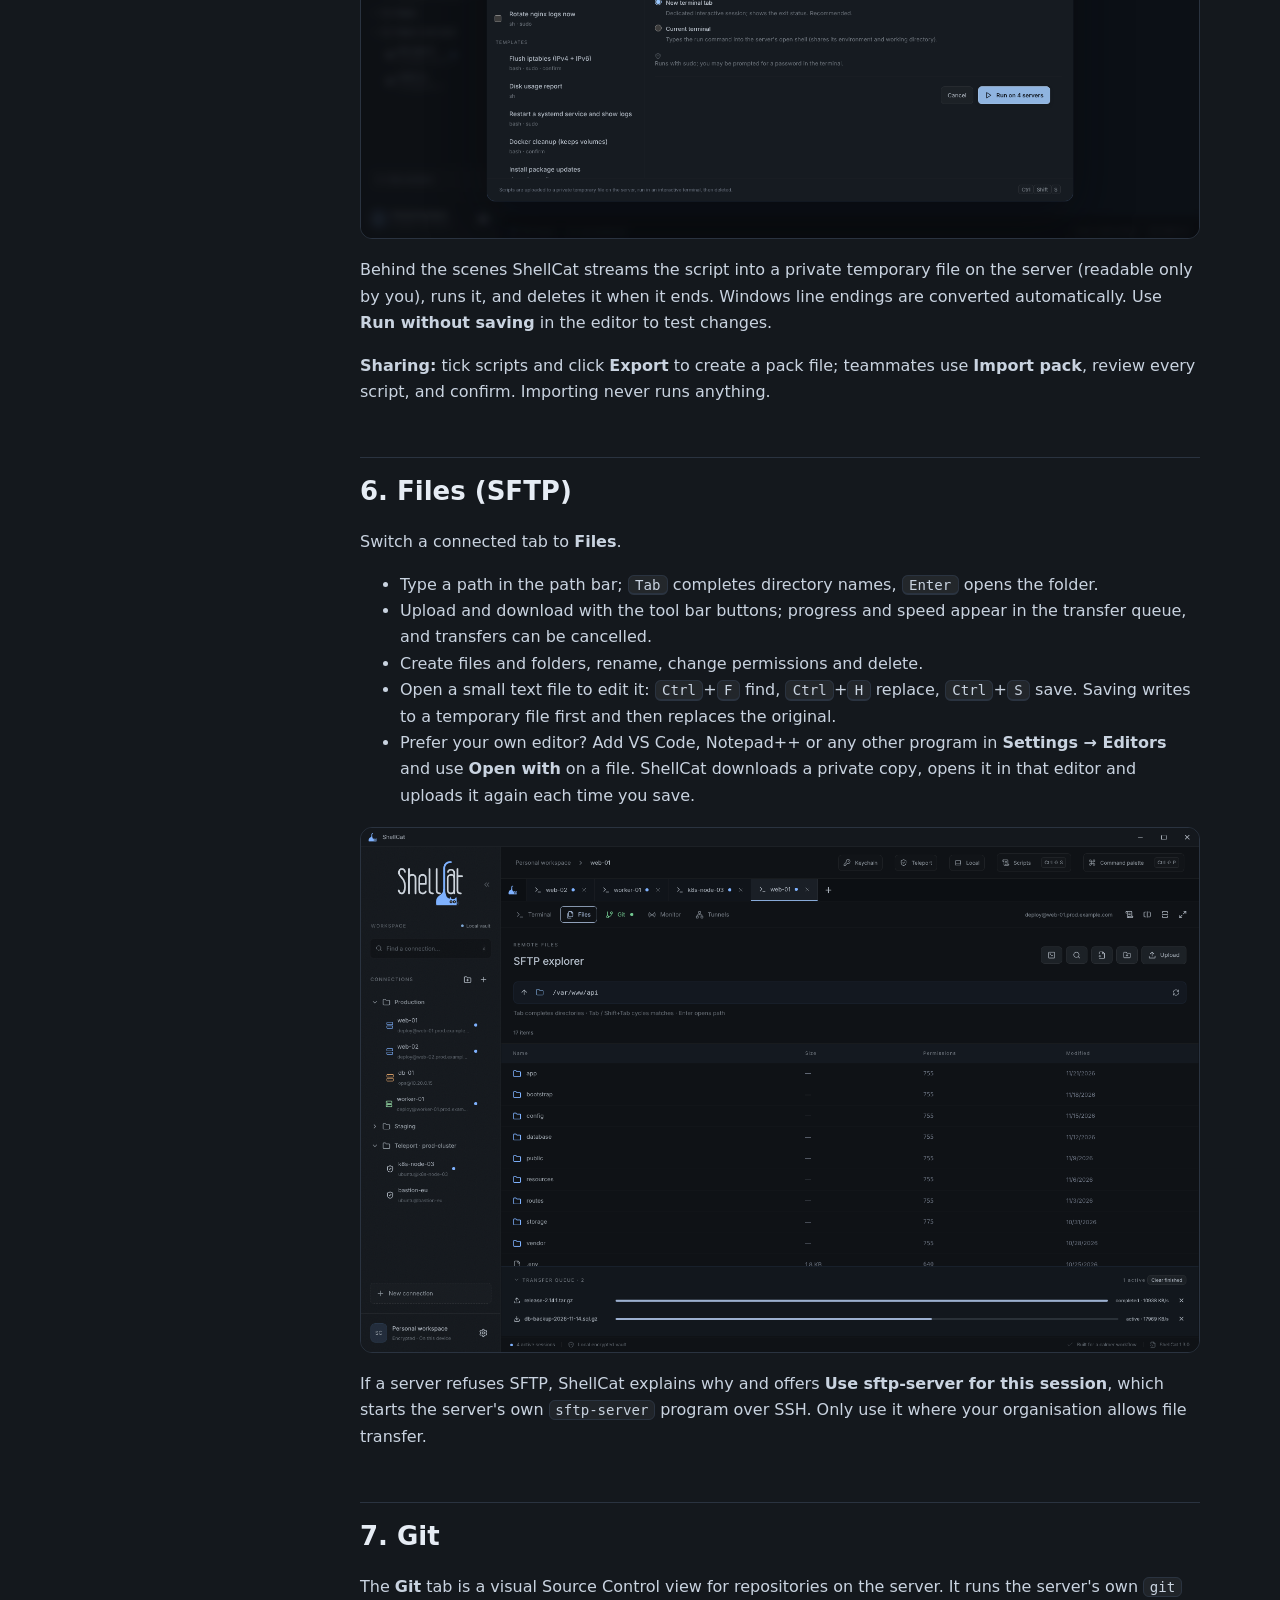
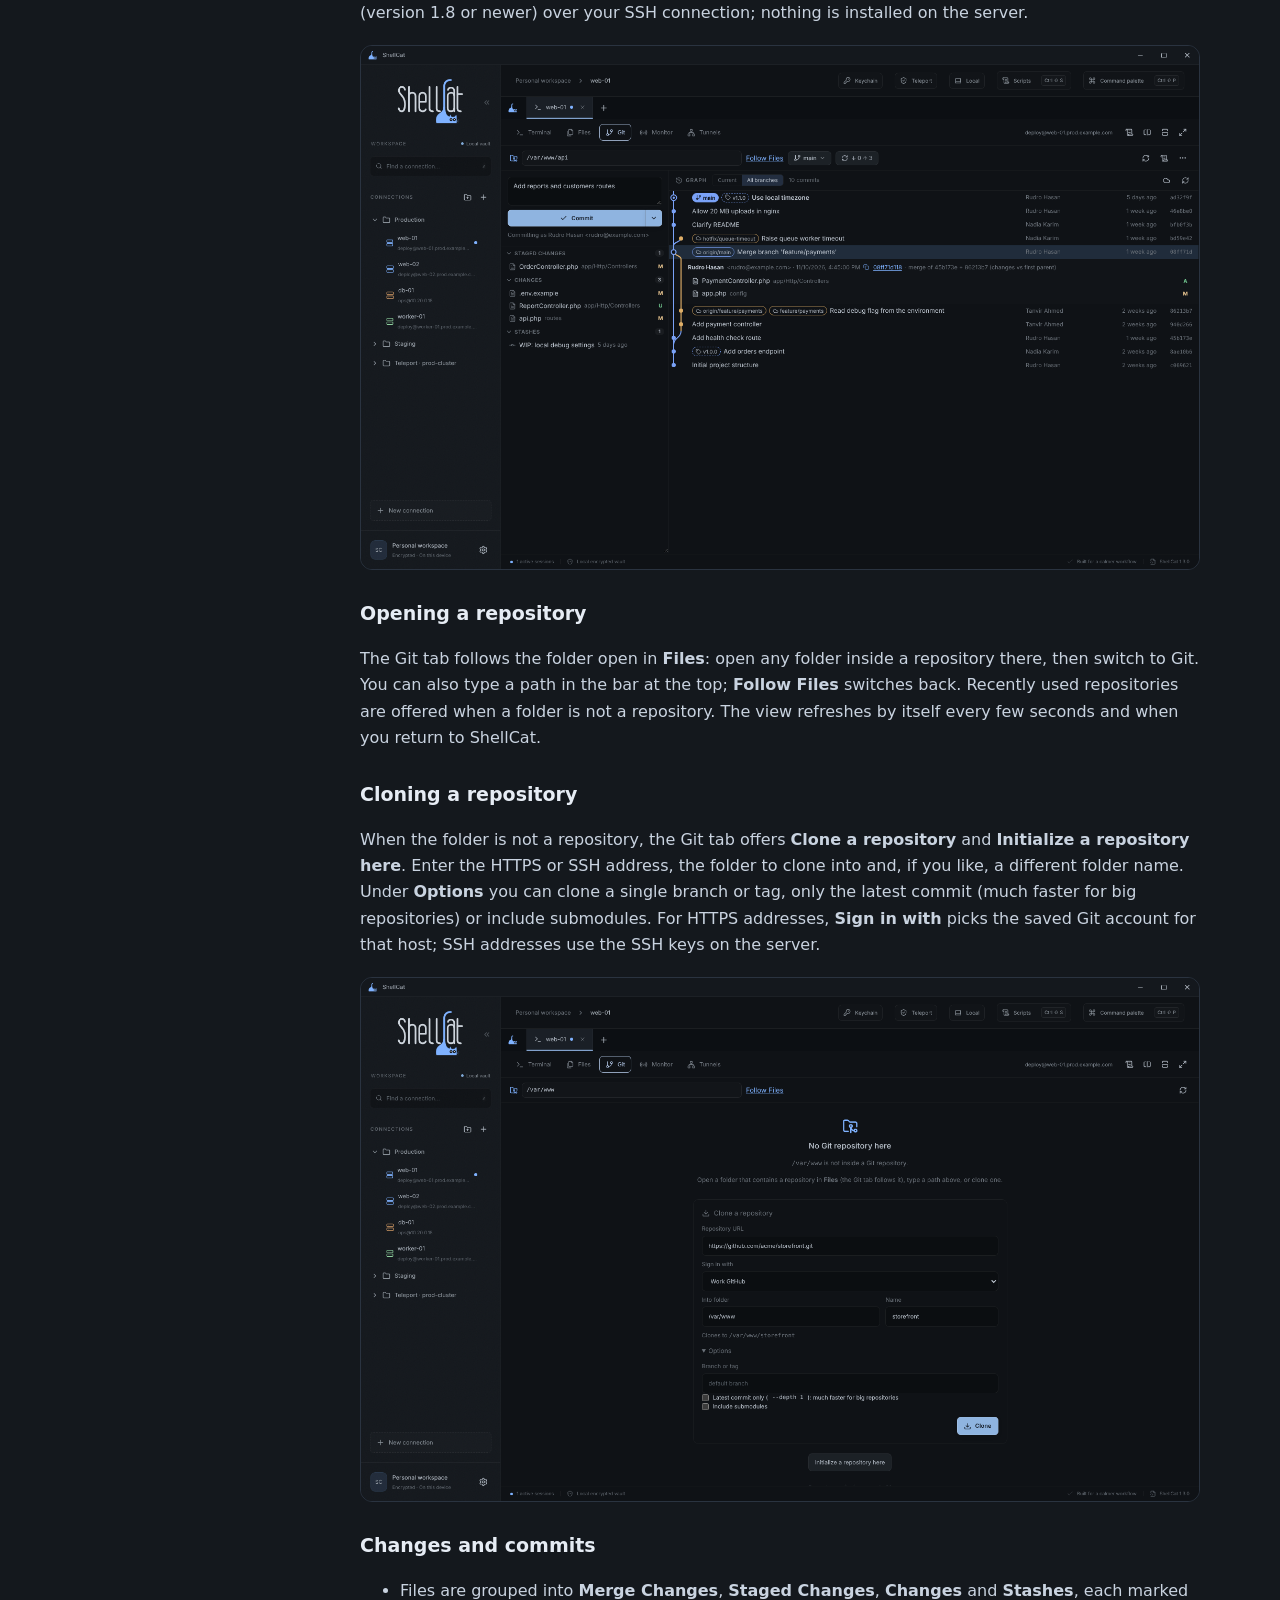
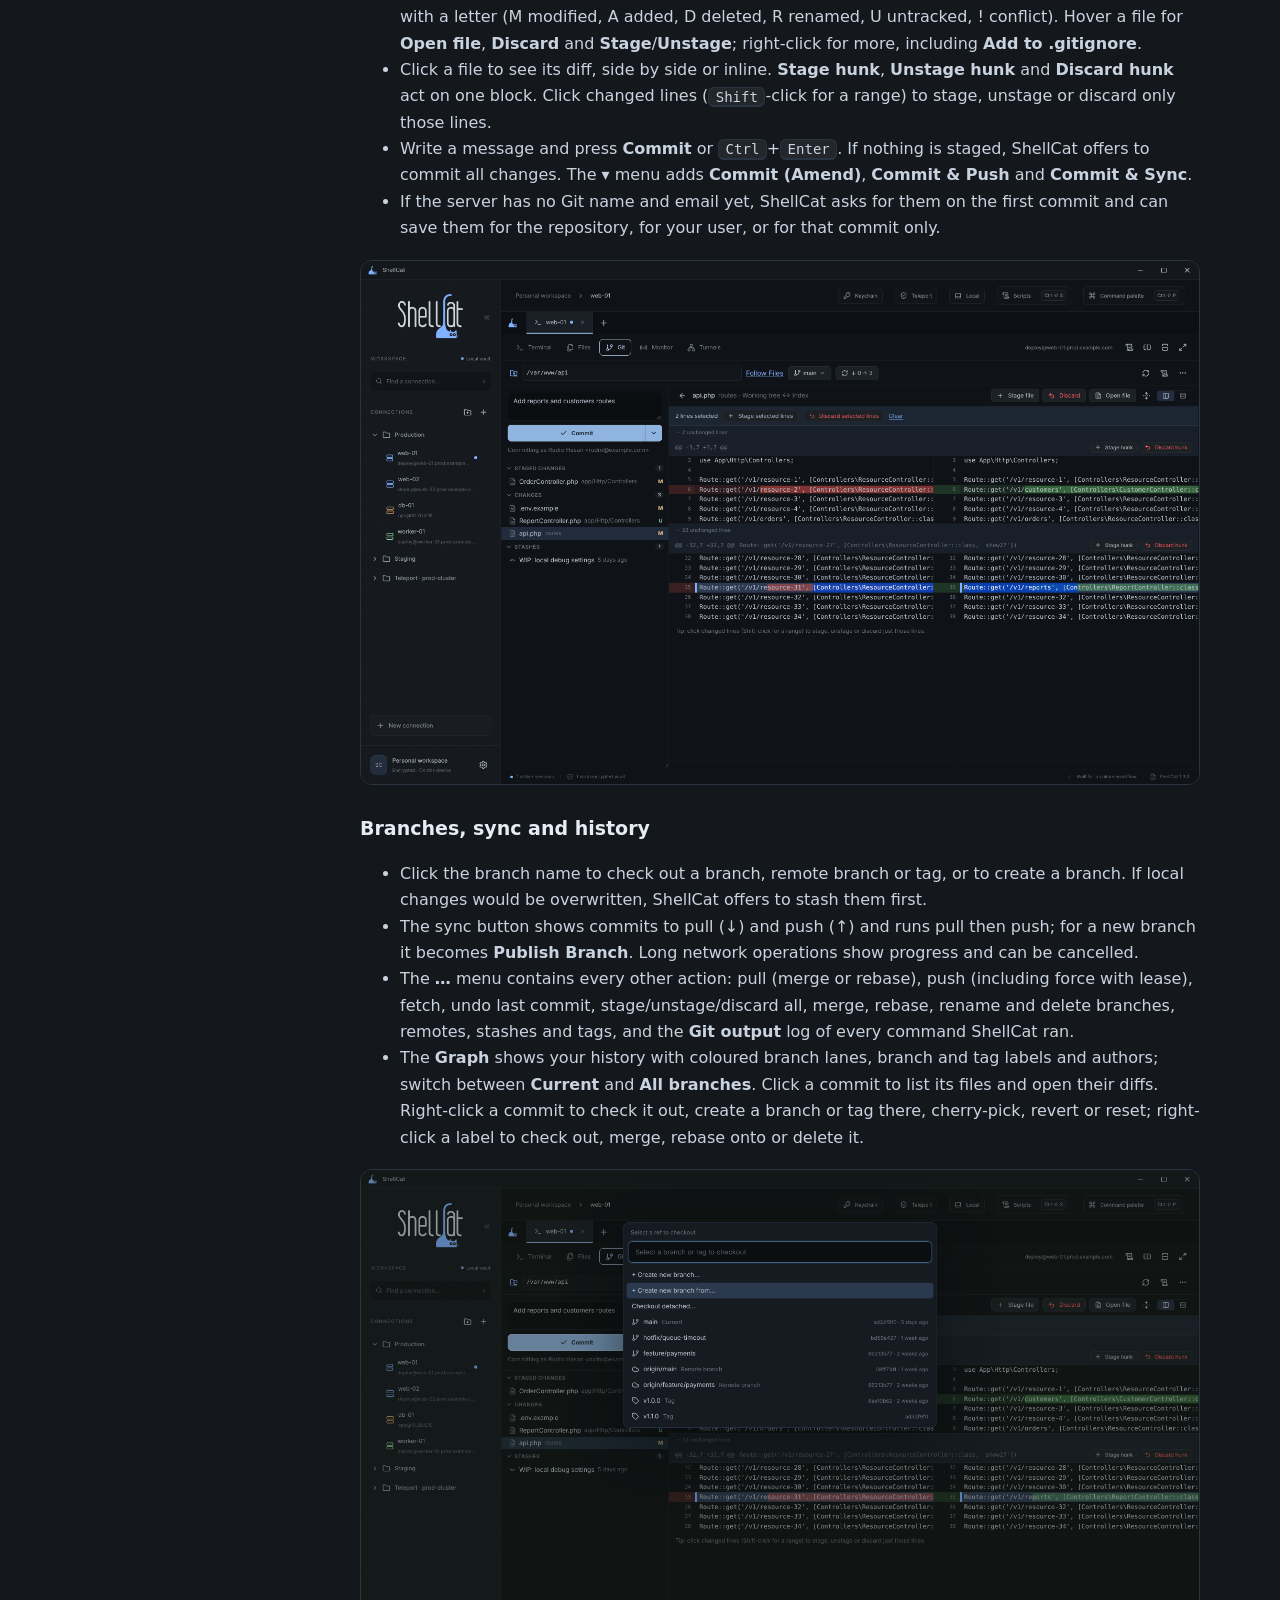
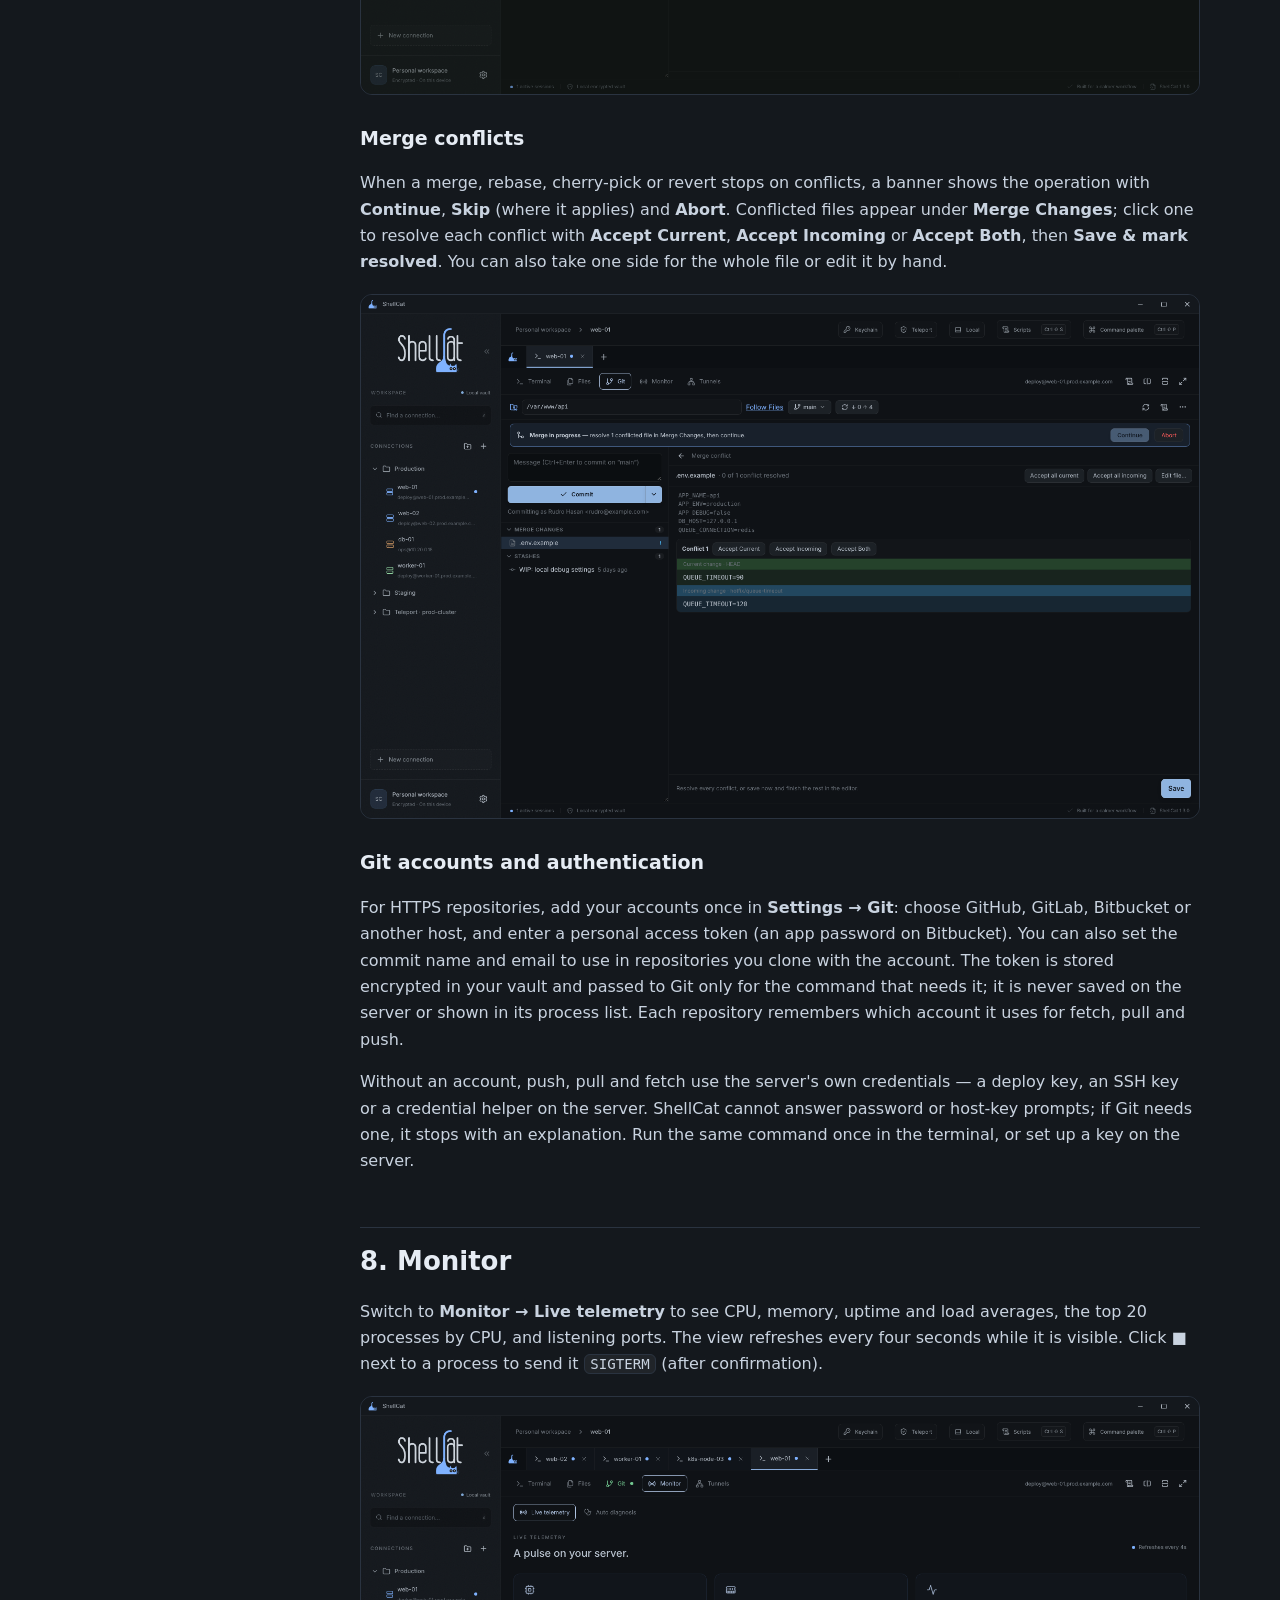
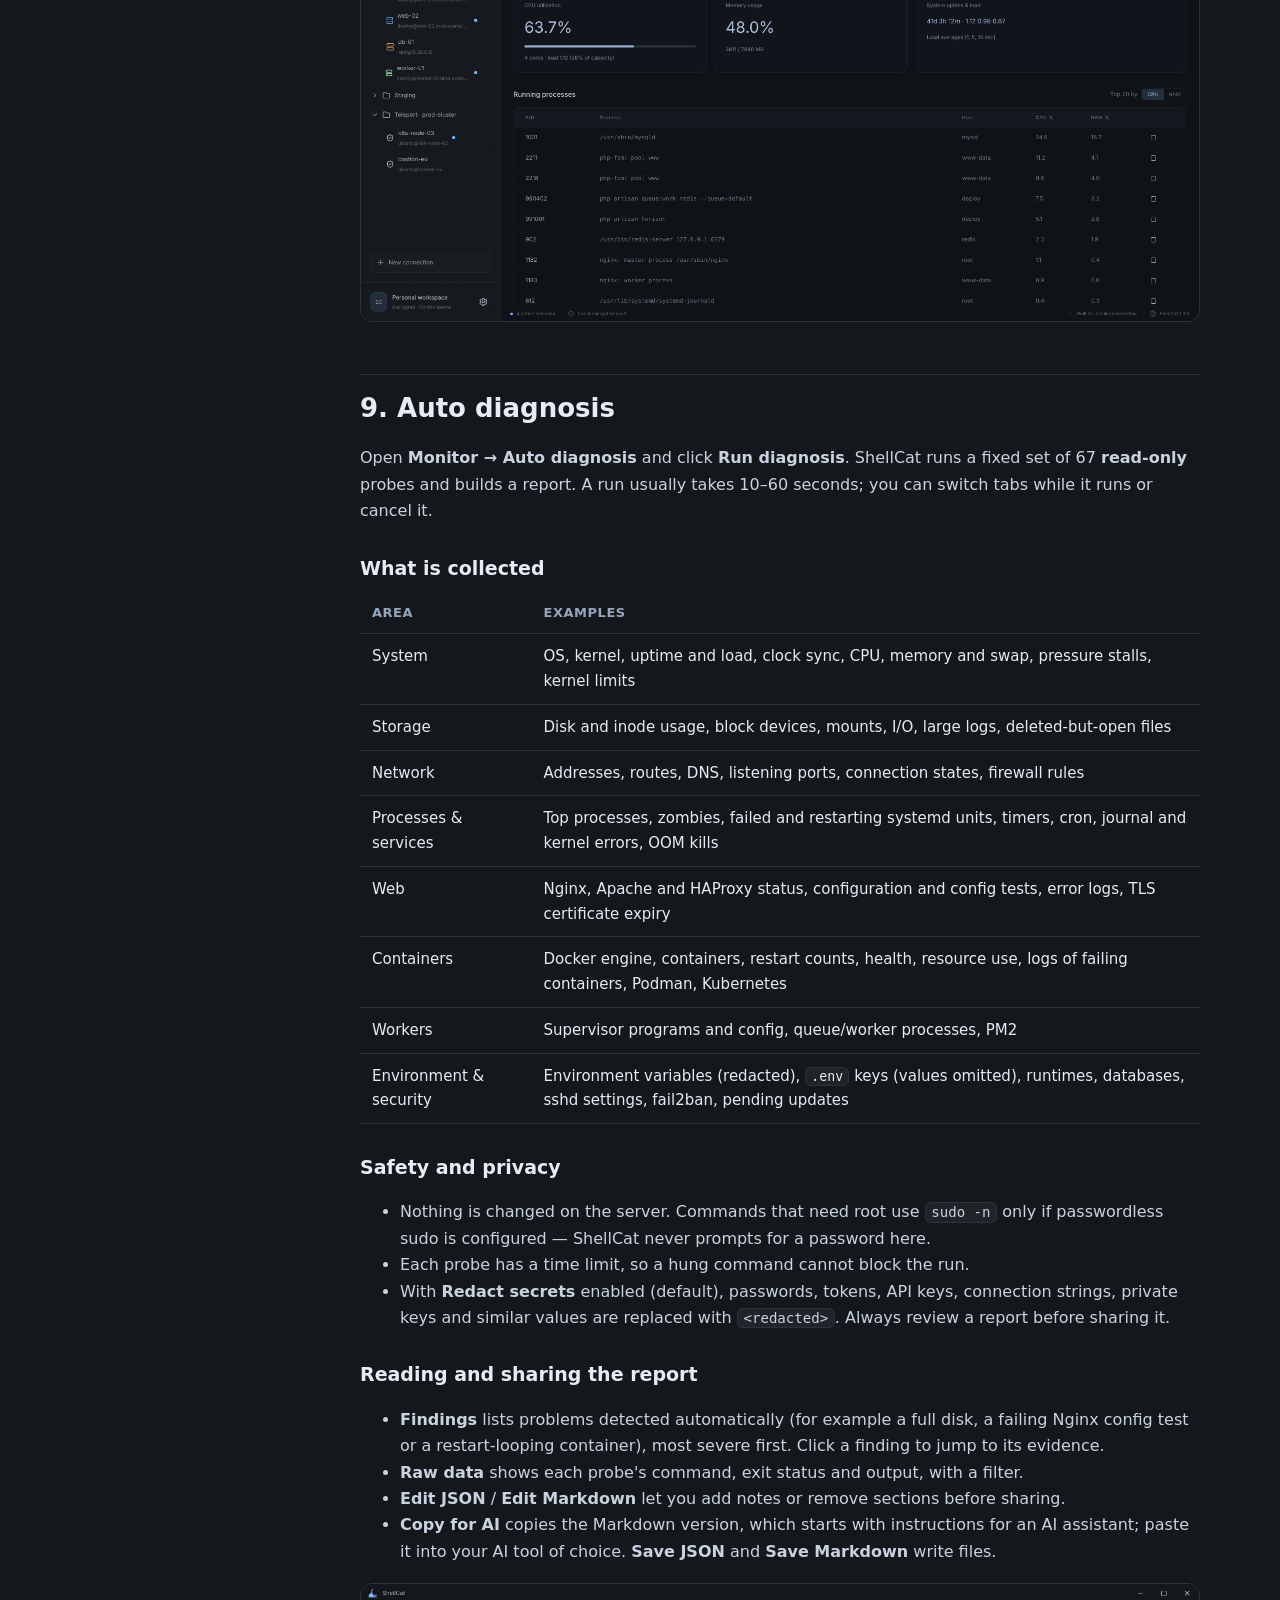
<file: manual.html>
<!DOCTYPE html>
<html lang="en">
<head>
<meta charset="utf-8">
<meta name="viewport" content="width=device-width, initial-scale=1">
<title>ShellCat user manual</title>
<meta name="description" content="How to use ShellCat: connections, terminal, files, monitor, auto diagnosis, scripts, Teleport, tunnels and settings.">
<link rel="icon" type="image/svg+xml" href="assets/favicon.svg">
<link rel="icon" type="image/png" href="assets/favicon.png">
<link rel="apple-touch-icon" href="assets/apple-touch-icon.png">
<link rel="stylesheet" href="assets/style.css">
</head>
<body>
<header class="top"><div class="wrap">
  <a class="brand" href="index.html"><img src="assets/logo-lockup.svg" alt="ShellCat" width="72" height="48"></a>
  <nav>
    <a href="index.html#features">Features</a>
    <a href="index.html#download">Download</a>
    <a href="index.html#install">Install</a>
    <a href="manual.html">User manual</a>
  </nav>
</div></header>

<div class="wrap doc">
<aside class="toc">
  <a href="#start">1. Getting started</a>
  <a href="#connections">2. Connections</a>
  <a class="lvl2" href="#auth">Authentication types</a>
  <a class="lvl2" href="#keychain">Keychain</a>
  <a class="lvl2" href="#hostkeys">Host keys</a>
  <a href="#terminal">3. Terminal and tabs</a>
  <a class="lvl2" href="#autocomplete">Autocomplete</a>
  <a href="#commands">4. Command palette</a>
  <a href="#scripts">5. Script palette</a>
  <a href="#files">6. Files (SFTP)</a>
  <a href="#git">7. Git</a>
  <a href="#monitor">8. Monitor</a>
  <a href="#diagnosis">9. Auto diagnosis</a>
  <a href="#tunnels">10. Tunnels</a>
  <a href="#teleport">11. Teleport</a>
  <a href="#local">12. Local terminal</a>
  <a href="#settings">13. Settings and appearance</a>
  <a href="#data">14. Data, backup and security</a>
  <a href="#shortcuts">15. Keyboard shortcuts</a>
  <a href="#troubleshooting">16. Troubleshooting</a>
</aside>

<article>
<h1>User manual</h1>
<p>This guide covers everything you need to work with ShellCat day to day. New users can read sections 1–3 and then jump to the features they need.</p>

<h2 id="start">1. Getting started</h2>
<p>After installing (see the <a href="index.html#install">installation guide</a>), start ShellCat. The window has three areas:</p>
<ul>
  <li><b>Sidebar</b> (left) — your groups and saved connections, a search box, and the settings gear at the bottom.</li>
  <li><b>Header and tab bar</b> — buttons for Teleport, Local terminal, Scripts and the Command palette, plus one tab per open session.</li>
  <li><b>Workspace</b> — the selected tab, with the <b>Terminal / Files / Monitor / Tunnels</b> switcher above it.</li>
</ul>
<figure><img src="screenshots/hero.png" alt="The ShellCat window"></figure>
<p>Your first steps:</p>
<ol>
  <li>Click <b>New connection</b> (or <b>+</b> in the tab bar).</li>
  <li>Fill in the server details and save.</li>
  <li>Click the server in the sidebar to connect.</li>
</ol>

<h2 id="connections">2. Connections</h2>
<p>Use <b>+</b> next to the sidebar title to add a connection or a group. Hover over an item and click <b>•••</b> for more actions: connect, browse files, monitor &amp; diagnose, open with tsh ssh (Teleport servers), edit, duplicate and delete.</p>
<table>
  <tr><th>Field</th><th>Description</th></tr>
  <tr><td>Name</td><td>How the server appears in the sidebar and tabs.</td></tr>
  <tr><td>Host / Port</td><td>Hostname or IP address and SSH port (default 22). For Teleport servers the host is the node name.</td></tr>
  <tr><td>Username</td><td>The Unix account to log in as (your <em>login</em> for Teleport).</td></tr>
  <tr><td>Group, colour, tags</td><td>Organise servers. Tags are searchable from the sidebar.</td></tr>
</table>
<figure><img src="screenshots/connections.png" alt="Connection editor"></figure>

<h3 id="auth">Authentication types</h3>
<ul>
  <li><b>Password</b> — stored encrypted. When editing, leave the field empty to keep the saved password or type a new one to replace it. Switching to another authentication type removes the saved password.</li>
  <li><b>Private key</b> — choose <b>From keychain</b> to pick a key you added to the keychain (see below), or <b>Key file</b> for the path to a key file (OpenSSH format, e.g. <code>~/.ssh/id_ed25519</code>) and an optional passphrase. Leave the passphrase empty to keep the saved one, or tick <em>Remove saved passphrase</em>.</li>
  <li><b>SSH agent</b> — uses keys loaded into your agent. On Windows enable the <em>OpenSSH Authentication Agent</em> service and run <code>ssh-add</code>; on Linux ShellCat uses <code>SSH_AUTH_SOCK</code>. Nothing secret is stored.</li>
  <li><b>Teleport</b> — uses the certificate from <code>tsh login</code>. Enter the proxy address (and optionally the cluster). The easiest way to add these is from the Teleport panel (<a href="#teleport">section 11</a>).</li>
</ul>

<h3 id="keychain">Keychain</h3>
<p>Click <b>Keychain</b> in the header to manage your SSH private keys in one place. Keys are stored encrypted in your vault, and the private key is never shown again after you add it.</p>
<ul>
  <li><b>Add a key</b> — choose a key file, paste a key, or generate a new <b>Ed25519</b> or <b>RSA 4096</b> key. If the key has a passphrase, enter it once; ShellCat stores it with the key so connecting never asks for it.</li>
  <li>Each key shows its type and fingerprint and which connections use it. Use the buttons to copy the public key (for the server's <code>~/.ssh/authorized_keys</code>), rename it, export the private key or delete it. ShellCat warns you before deleting a key that connections still use.</li>
  <li>In a connection's settings, choose <b>Private key → From keychain</b> and pick the key. <b>Manage keychain</b> opens this panel.</li>
</ul>
<figure><img src="screenshots/keychain.png" alt="Keychain"></figure>

<h3 id="hostkeys">Host keys</h3>
<p>The first time you connect to a server, ShellCat shows its fingerprint. Compare it with a trusted source and click <b>Trust host &amp; connect</b>. If a known server's key changes later, ShellCat stops and shows the previous and the new fingerprint — this can indicate a man-in-the-middle attack or a reinstalled server. Only if you are sure the change is legitimate, type the server's name to confirm and click <b>Replace key &amp; connect</b>. Teleport servers are verified automatically against your cluster's host certificate authority.</p>

<h2 id="terminal">3. Terminal and tabs</h2>
<ul>
  <li>Each connection opens in its own tab. Open the same server twice for two independent shells.</li>
  <li><b>Split</b> the workspace side by side or top and bottom with the split buttons on the right of the tool bar, or drag a tab to the side of the workspace.</li>
  <li><b>Full screen</b> — press <kbd>F11</kbd> or the full-screen button to hide the sidebar and header. A compact bar at the top keeps your tabs, the Terminal, Files, Git, Monitor and Tunnels views and the split buttons; press <kbd>F11</kbd> again to leave. <kbd>Ctrl</kbd>+<kbd>Shift</kbd>+<kbd>B</kbd> collapses the sidebar to a narrow rail.</li>
  <li>The terminal tool bar offers <b>find</b>, font size, <b>clear</b>, the command palette and <b>reconnect</b>.</li>
  <li>Select text to copy it; right-click for <b>Copy</b> and <b>Paste</b>. Links and file paths in the output can be opened with a click.</li>
  <li>If the network drops, ShellCat detects it within about a minute and shows <b>Reconnect</b>.</li>
  <li>Closing ShellCat while sessions, transfers or unsaved files are open asks you to confirm first.</li>
</ul>
<figure><img src="screenshots/zen.png" alt="Full-screen workspace split into a terminal and a monitor"></figure>
<h3 id="autocomplete">Autocomplete and shell integration</h3>
<p>While you type at the prompt, the rest of a likely command appears in gray after the cursor. Suggestions come from your history on that server (commands you ran in ShellCat, newest first), the built-in command catalogue, and file and folder names for the word you are typing. Press <kbd>→</kbd> to accept the whole suggestion or <kbd>Ctrl</kbd>+<kbd>→</kbd> for one word. <kbd>Tab</kbd> is still your shell's own completion.</p>
<figure><img src="screenshots/autocomplete.png" alt="Autocomplete in the terminal"></figure>
<p>Autocomplete needs <b>shell integration</b>, which ShellCat sets up for bash and zsh when a session starts. It also marks every command with its exit status (green for success, red for failure), lets <kbd>Ctrl</kbd>+<kbd>↑</kbd> and <kbd>Ctrl</kbd>+<kbd>↓</kbd> jump between commands, makes relative paths clickable and lets the Git tab follow your terminal's folder. Right-click the terminal to turn autocomplete, command hints or shell integration on or off, or to clear the remembered commands for that server.</p>

<h2 id="commands">4. Command palette</h2>
<p>Press <kbd>Ctrl</kbd>+<kbd>Shift</kbd>+<kbd>P</kbd>. Type a few words describing what you want (for example <em>docker logs</em> or <em>disk usage</em>) and pick a command with the arrow keys and <kbd>Enter</kbd>.</p>
<ul>
  <li>Commands with placeholders such as <code>&lt;container&gt;</code> ask you to fill them in; values are quoted safely.</li>
  <li>Commands are <b>pasted for review</b> into the active terminal — they only run when you press <kbd>Enter</kbd> there.</li>
  <li>Colour dots show the safety label: read-only, caution or danger.</li>
  <li><b>New command</b> saves your own commands; <b>Browse all</b> lists the full catalogue; tick commands and <b>Export</b> to share a pack, or <b>Import pack</b> to load one.</li>
</ul>
<figure><img src="screenshots/command-palette.png" alt="Command palette"></figure>

<h2 id="scripts">5. Script palette</h2>
<p>Press <kbd>Ctrl</kbd>+<kbd>Shift</kbd>+<kbd>S</kbd> or click <b>Scripts</b>. Scripts are complete, multi-line programs you can run again and again — for example flushing firewall rules or restarting a group of workers.</p>
<figure><img src="screenshots/script-palette.png" alt="Script palette"></figure>
<h3>Creating a script</h3>
<ol>
  <li>Click <b>New script</b>, or select a template and click <b>Duplicate</b>.</li>
  <li>Give it a name and category, choose the interpreter (<code>bash</code>, <code>sh</code>, <code>python3</code>, <code>perl</code>, <code>node</code>, or <em>auto</em> to use the script's <code>#!</code> line).</li>
  <li>Optionally set default arguments (available as <code>$1</code>, <code>$2</code>…), <b>Run with sudo</b>, and <b>Ask for confirmation</b> for risky scripts.</li>
  <li>Write the script in the editor (<kbd>Tab</kbd> indents, <kbd>Ctrl</kbd>+<kbd>S</kbd> saves) and click <b>Save script</b>.</li>
</ol>
<h3>Running a script</h3>
<ol>
  <li>Connect to one or more servers first.</li>
  <li>Select the script and click <b>Run…</b> (or double-click it).</li>
  <li>Tick the target servers, adjust the arguments and choose a mode:
    <ul>
      <li><b>New terminal tab</b> (recommended) — a dedicated interactive session per server. Password prompts, <code>read</code> questions and <kbd>Ctrl</kbd>+<kbd>C</kbd> work, and the tab shows the exit status when the script finishes.</li>
      <li><b>Current terminal</b> — types the run command into the server's open shell, so the script shares its working directory and environment.</li>
    </ul></li>
</ol>
<figure><img src="screenshots/script-run.png" alt="Run dialog"></figure>
<p>Behind the scenes ShellCat streams the script into a private temporary file on the server (readable only by you), runs it, and deletes it when it ends. Windows line endings are converted automatically. Use <b>Run without saving</b> in the editor to test changes.</p>
<p><b>Sharing:</b> tick scripts and click <b>Export</b> to create a pack file; teammates use <b>Import pack</b>, review every script, and confirm. Importing never runs anything.</p>

<h2 id="files">6. Files (SFTP)</h2>
<p>Switch a connected tab to <b>Files</b>.</p>
<ul>
  <li>Type a path in the path bar; <kbd>Tab</kbd> completes directory names, <kbd>Enter</kbd> opens the folder.</li>
  <li>Upload and download with the tool bar buttons; progress and speed appear in the transfer queue, and transfers can be cancelled.</li>
  <li>Create files and folders, rename, change permissions and delete.</li>
  <li>Open a small text file to edit it: <kbd>Ctrl</kbd>+<kbd>F</kbd> find, <kbd>Ctrl</kbd>+<kbd>H</kbd> replace, <kbd>Ctrl</kbd>+<kbd>S</kbd> save. Saving writes to a temporary file first and then replaces the original.</li>
  <li>Prefer your own editor? Add VS Code, Notepad++ or any other program in <b>Settings → Editors</b> and use <b>Open with</b> on a file. ShellCat downloads a private copy, opens it in that editor and uploads it again each time you save.</li>
</ul>
<figure><img src="screenshots/files.png" alt="File browser"></figure>
<p>If a server refuses SFTP, ShellCat explains why and offers <b>Use sftp-server for this session</b>, which starts the server's own <code>sftp-server</code> program over SSH. Only use it where your organisation allows file transfer.</p>

<h2 id="git">7. Git</h2>
<p>The <b>Git</b> tab is a visual Source Control view for repositories on the server. It runs the server's own <code>git</code> (version 1.8 or newer) over your SSH connection; nothing is installed on the server.</p>
<figure><img src="screenshots/git.png" alt="Git tab"></figure>
<h3>Opening a repository</h3>
<p>The Git tab follows the folder open in <b>Files</b>: open any folder inside a repository there, then switch to Git. You can also type a path in the bar at the top; <b>Follow Files</b> switches back. Recently used repositories are offered when a folder is not a repository. The view refreshes by itself every few seconds and when you return to ShellCat.</p>
<h3 id="clone">Cloning a repository</h3>
<p>When the folder is not a repository, the Git tab offers <b>Clone a repository</b> and <b>Initialize a repository here</b>. Enter the HTTPS or SSH address, the folder to clone into and, if you like, a different folder name. Under <b>Options</b> you can clone a single branch or tag, only the latest commit (much faster for big repositories) or include submodules. For HTTPS addresses, <b>Sign in with</b> picks the saved Git account for that host; SSH addresses use the SSH keys on the server.</p>
<figure><img src="screenshots/git-clone.png" alt="Cloning a repository"></figure>
<h3>Changes and commits</h3>
<ul>
  <li>Files are grouped into <b>Merge Changes</b>, <b>Staged Changes</b>, <b>Changes</b> and <b>Stashes</b>, each marked with a letter (M modified, A added, D deleted, R renamed, U untracked, ! conflict). Hover a file for <b>Open file</b>, <b>Discard</b> and <b>Stage</b>/<b>Unstage</b>; right-click for more, including <b>Add to .gitignore</b>.</li>
  <li>Click a file to see its diff, side by side or inline. <b>Stage hunk</b>, <b>Unstage hunk</b> and <b>Discard hunk</b> act on one block. Click changed lines (<kbd>Shift</kbd>-click for a range) to stage, unstage or discard only those lines.</li>
  <li>Write a message and press <b>Commit</b> or <kbd>Ctrl</kbd>+<kbd>Enter</kbd>. If nothing is staged, ShellCat offers to commit all changes. The ▾ menu adds <b>Commit (Amend)</b>, <b>Commit &amp; Push</b> and <b>Commit &amp; Sync</b>.</li>
  <li>If the server has no Git name and email yet, ShellCat asks for them on the first commit and can save them for the repository, for your user, or for that commit only.</li>
</ul>
<figure><img src="screenshots/git-diff.png" alt="Staging selected lines"></figure>
<h3>Branches, sync and history</h3>
<ul>
  <li>Click the branch name to check out a branch, remote branch or tag, or to create a branch. If local changes would be overwritten, ShellCat offers to stash them first.</li>
  <li>The sync button shows commits to pull (↓) and push (↑) and runs pull then push; for a new branch it becomes <b>Publish Branch</b>. Long network operations show progress and can be cancelled.</li>
  <li>The <b>…</b> menu contains every other action: pull (merge or rebase), push (including force with lease), fetch, undo last commit, stage/unstage/discard all, merge, rebase, rename and delete branches, remotes, stashes and tags, and the <b>Git output</b> log of every command ShellCat ran.</li>
  <li>The <b>Graph</b> shows your history with coloured branch lanes, branch and tag labels and authors; switch between <b>Current</b> and <b>All branches</b>. Click a commit to list its files and open their diffs. Right-click a commit to check it out, create a branch or tag there, cherry-pick, revert or reset; right-click a label to check out, merge, rebase onto or delete it.</li>
</ul>
<figure><img src="screenshots/git-branches.png" alt="Branch picker"></figure>
<h3>Merge conflicts</h3>
<p>When a merge, rebase, cherry-pick or revert stops on conflicts, a banner shows the operation with <b>Continue</b>, <b>Skip</b> (where it applies) and <b>Abort</b>. Conflicted files appear under <b>Merge Changes</b>; click one to resolve each conflict with <b>Accept Current</b>, <b>Accept Incoming</b> or <b>Accept Both</b>, then <b>Save &amp; mark resolved</b>. You can also take one side for the whole file or edit it by hand.</p>
<figure><img src="screenshots/git-conflict.png" alt="Resolving a merge conflict"></figure>
<h3 id="gitaccounts">Git accounts and authentication</h3>
<p>For HTTPS repositories, add your accounts once in <b>Settings → Git</b>: choose GitHub, GitLab, Bitbucket or another host, and enter a personal access token (an app password on Bitbucket). You can also set the commit name and email to use in repositories you clone with the account. The token is stored encrypted in your vault and passed to Git only for the command that needs it; it is never saved on the server or shown in its process list. Each repository remembers which account it uses for fetch, pull and push.</p>
<p>Without an account, push, pull and fetch use the server's own credentials — a deploy key, an SSH key or a credential helper on the server. ShellCat cannot answer password or host-key prompts; if Git needs one, it stops with an explanation. Run the same command once in the terminal, or set up a key on the server.</p>

<h2 id="monitor">8. Monitor</h2>
<p>Switch to <b>Monitor → Live telemetry</b> to see CPU, memory, uptime and load averages, the top 20 processes by CPU, and listening ports. The view refreshes every four seconds while it is visible. Click ■ next to a process to send it <code>SIGTERM</code> (after confirmation).</p>
<figure><img src="screenshots/monitor.png" alt="Live monitor"></figure>

<h2 id="diagnosis">9. Auto diagnosis</h2>
<p>Open <b>Monitor → Auto diagnosis</b> and click <b>Run diagnosis</b>. ShellCat runs a fixed set of 67 <b>read-only</b> probes and builds a report. A run usually takes 10–60 seconds; you can switch tabs while it runs or cancel it.</p>
<h3>What is collected</h3>
<table>
  <tr><th>Area</th><th>Examples</th></tr>
  <tr><td>System</td><td>OS, kernel, uptime and load, clock sync, CPU, memory and swap, pressure stalls, kernel limits</td></tr>
  <tr><td>Storage</td><td>Disk and inode usage, block devices, mounts, I/O, large logs, deleted-but-open files</td></tr>
  <tr><td>Network</td><td>Addresses, routes, DNS, listening ports, connection states, firewall rules</td></tr>
  <tr><td>Processes &amp; services</td><td>Top processes, zombies, failed and restarting systemd units, timers, cron, journal and kernel errors, OOM kills</td></tr>
  <tr><td>Web</td><td>Nginx, Apache and HAProxy status, configuration and config tests, error logs, TLS certificate expiry</td></tr>
  <tr><td>Containers</td><td>Docker engine, containers, restart counts, health, resource use, logs of failing containers, Podman, Kubernetes</td></tr>
  <tr><td>Workers</td><td>Supervisor programs and config, queue/worker processes, PM2</td></tr>
  <tr><td>Environment &amp; security</td><td>Environment variables (redacted), <code>.env</code> keys (values omitted), runtimes, databases, sshd settings, fail2ban, pending updates</td></tr>
</table>
<h3>Safety and privacy</h3>
<ul>
  <li>Nothing is changed on the server. Commands that need root use <code>sudo -n</code> only if passwordless sudo is configured — ShellCat never prompts for a password here.</li>
  <li>Each probe has a time limit, so a hung command cannot block the run.</li>
  <li>With <b>Redact secrets</b> enabled (default), passwords, tokens, API keys, connection strings, private keys and similar values are replaced with <code>&lt;redacted&gt;</code>. Always review a report before sharing it.</li>
</ul>
<h3>Reading and sharing the report</h3>
<ul>
  <li><b>Findings</b> lists problems detected automatically (for example a full disk, a failing Nginx config test or a restart-looping container), most severe first. Click a finding to jump to its evidence.</li>
  <li><b>Raw data</b> shows each probe's command, exit status and output, with a filter.</li>
  <li><b>Edit JSON</b> / <b>Edit Markdown</b> let you add notes or remove sections before sharing.</li>
  <li><b>Copy for AI</b> copies the Markdown version, which starts with instructions for an AI assistant; paste it into your AI tool of choice. <b>Save JSON</b> and <b>Save Markdown</b> write files.</li>
</ul>
<figure><img src="screenshots/diagnosis-findings.png" alt="Diagnosis findings"></figure>
<figure><img src="screenshots/diagnosis-report.png" alt="Diagnosis report"></figure>

<h2 id="tunnels">10. Tunnels</h2>
<p>Switch to <b>Tunnels</b> and click <b>Add tunnel</b>.</p>
<ul>
  <li><b>Local → remote</b>: listens on your computer (127.0.0.1) and forwards to a host and port reachable from the server — for example a database on the server's private network.</li>
  <li><b>Remote → local</b>: listens on the server's loopback and forwards back to a host and port reachable from your computer.</li>
</ul>
<p>Click <b>Start</b> to activate a tunnel and <b>Active</b> to stop it. Tunnels close when their connection closes.</p>
<figure><img src="screenshots/tunnels.png" alt="Tunnels"></figure>

<h2 id="teleport">11. Teleport</h2>
<p>ShellCat works with your installed Teleport <code>tsh</code> client. Open the panel with <b>Teleport</b> in the header or <kbd>Ctrl</kbd>+<kbd>Shift</kbd>+<kbd>E</kbd>.</p>
<h3>Logging in</h3>
<ol>
  <li>On the <b>Account</b> tab, enter your proxy address (e.g. <code>teleport.example.com:443</code>) and optionally your user name, auth connector and cluster.</li>
  <li>Click <b>Log in with tsh</b>. A terminal tab opens running <code>tsh login</code>: complete SSO in your browser or answer the password, OTP or security-key prompts there.</li>
  <li>Return to the Teleport panel and press refresh. Your profile shows its roles, allowed logins and expiry.</li>
</ol>
<figure><img src="screenshots/teleport-login.png" alt="Teleport login"></figure>
<p>If ShellCat cannot find <code>tsh</code>, set its location under <b>tsh location</b> on the Account tab.</p>
<h3>Finding and opening servers</h3>
<ul>
  <li>On <b>Servers</b>, choose the cluster and the login (Unix user) to use. Search by name or address, or filter by label with <code>key=value</code> (click a label chip to add it).</li>
  <li><b>Connect</b> opens the server with all ShellCat features (Files, Monitor, Diagnosis, Tunnels, Scripts).</li>
  <li>The terminal icon opens it with <code>tsh ssh</code> in an embedded terminal.</li>
  <li>The bookmark icon saves it to the sidebar in a group named <em>Teleport · &lt;cluster&gt;</em>.</li>
  <li>Tick several servers to <b>Connect selected</b> or <b>Save selected</b> in one go (up to 20 at once).</li>
</ul>
<figure><img src="screenshots/teleport-servers.png" alt="Teleport servers"></figure>
<h3>Automatic fallbacks</h3>
<ul>
  <li>If the chosen login is not allowed on a server, ShellCat tries your other allowed logins, connects with the first that works, tells you, and updates the saved server.</li>
  <li>If ShellCat's own connection is refused entirely (typically because the server requires <b>per-session MFA</b>), the tab is reopened with <code>tsh ssh</code> automatically and a banner explains why. Files, Monitor and Scripts are not available in such tabs; <b>Retry ShellCat connection</b> tries again.</li>
</ul>
<h3>Access requests</h3>
<p>On <b>Access requests</b>, enter roles and/or resource IDs and a reason, then <b>Submit request</b>; a terminal shows the request while it waits for approval. Approved requests have an <b>Assume</b> button that logs you in with the elevated access.</p>
<h3>tsh console</h3>
<p>Run any other tsh command — <code>db ls</code>, <code>kube ls</code>, <code>apps ls</code>, <code>recordings ls</code> and so on — in an embedded terminal. The current proxy is added automatically.</p>

<h2 id="local">12. Local terminal</h2>
<p>Click <b>Local</b> in the header to open a terminal on your own computer (PowerShell on Windows, your login shell on Linux). Use it next to your server tabs, for example to run <code>tsh</code>, <code>git</code> or <code>kubectl</code>.</p>

<h2 id="settings">13. Settings and appearance</h2>
<p>Open Settings with the gear at the bottom of the sidebar.</p>
<ul>
  <li><b>Appearance</b> — pick one of six built-in themes: <b>Night</b>, <b>Daylight</b>, <b>Paper</b>, <b>Ember</b>, <b>Phosphor</b> or <b>High Contrast</b>. Every theme meets WCAG AA contrast, and High Contrast meets AAA. Applying a theme keeps your terminal font size, line height, scrollback and cursor setting, and saves your previous appearance as <code>appearance.previous.json</code>. Under <b>Customize</b>, <b>Edit appearance</b> opens your personal <code>appearance.json</code> (colours, fonts and terminal settings); save it and click <b>Reload appearance</b>. Remove a value to return to the default.</li>
  <li><b>Editors</b> — the editors offered by <b>Open with</b> in Files, and which one opens files by default. Editors found on your computer are listed for one-click adding.</li>
  <li><b>Git</b> — your Git accounts for HTTPS repositories (see <a href="#gitaccounts">section 7</a>).</li>
  <li><b>Command model</b> — optionally download a small local model for smarter command search. It runs entirely on your computer.</li>
  <li><b>About</b> — version and the location of diagnostic logs.</li>
</ul>
<figure><img src="screenshots/themes.png" alt="Choosing a theme in Settings → Appearance"></figure>

<h2 id="data">14. Data, backup and security</h2>
<p>ShellCat stores everything locally:</p>
<table>
  <tr><th>Platform</th><th>Folder</th></tr>
  <tr><td>Windows</td><td><code>%APPDATA%\ShellCat</code></td></tr>
  <tr><td>Linux</td><td><code>~/.config/ShellCat</code></td></tr>
</table>
<table>
  <tr><th>File</th><th>Contents</th></tr>
  <tr><td><code>vault.sqlite3</code></td><td>Your connections, keychain keys and Git account tokens, encrypted with AES-256-GCM</td></tr>
  <tr><td><code>key.bin</code></td><td>The vault key. On Windows it is protected with DPAPI and only works for your Windows account on this PC. On Linux it is protected with your desktop keyring (for example GNOME Keyring or KWallet) when one is available.</td></tr>
  <tr><td><code>known_hosts</code></td><td>Trusted server host keys</td></tr>
  <tr><td><code>commands.json</code>, <code>scripts.json</code></td><td>Your personal commands and scripts (plain text — do not store secrets in scripts)</td></tr>
  <tr><td><code>settings.json</code>, <code>appearance.json</code></td><td>Preferences</td></tr>
  <tr><td><code>logs/</code></td><td>Diagnostic logs (no passwords or command output)</td></tr>
</table>
<div class="note"><b>Back up <code>key.bin</code> together with <code>vault.sqlite3</code>.</b> Without the matching key the vault cannot be decrypted. Because the Windows key is bound to your account, copying the folder to another PC or user will not open the vault; export scripts and command packs to move them, and re-create connections on the new machine.</div>
<p>Security notes: passwords and passphrases never leave the ShellCat background process; host keys are verified on every connection; only one ShellCat window runs at a time to protect the vault.</p>

<h2 id="shortcuts">15. Keyboard shortcuts</h2>
<table>
  <tr><th>Shortcut</th><th>Action</th></tr>
  <tr><td><kbd>Ctrl</kbd>+<kbd>Shift</kbd>+<kbd>P</kbd></td><td>Command palette</td></tr>
  <tr><td><kbd>Ctrl</kbd>+<kbd>Shift</kbd>+<kbd>S</kbd></td><td>Script palette</td></tr>
  <tr><td><kbd>Ctrl</kbd>+<kbd>Shift</kbd>+<kbd>E</kbd></td><td>Teleport panel</td></tr>
  <tr><td><kbd>F11</kbd></td><td>Full screen (zen mode) on and off</td></tr>
  <tr><td><kbd>Ctrl</kbd>+<kbd>Shift</kbd>+<kbd>B</kbd></td><td>Collapse or expand the sidebar</td></tr>
  <tr><td><kbd>→</kbd> / <kbd>Ctrl</kbd>+<kbd>→</kbd></td><td>Accept the autocomplete suggestion / one word of it</td></tr>
  <tr><td><kbd>Ctrl</kbd>+<kbd>↑</kbd> / <kbd>Ctrl</kbd>+<kbd>↓</kbd></td><td>Jump to the previous / next command in the terminal</td></tr>
  <tr><td><kbd>Esc</kbd></td><td>Close the current dialog</td></tr>
  <tr><td><kbd>↑</kbd> <kbd>↓</kbd> <kbd>Enter</kbd></td><td>Choose a command in the palette</td></tr>
  <tr><td><kbd>Ctrl</kbd>+<kbd>S</kbd></td><td>Save (script editor, file editor)</td></tr>
  <tr><td><kbd>Ctrl</kbd>+<kbd>F</kbd> / <kbd>Ctrl</kbd>+<kbd>H</kbd></td><td>Find / replace in the file editor</td></tr>
  <tr><td><kbd>Tab</kbd> / <kbd>Shift</kbd>+<kbd>Tab</kbd></td><td>Complete paths in Files; indent in editors</td></tr>
  <tr><td><kbd>Ctrl</kbd>+<kbd>Enter</kbd></td><td>Commit in the Git tab</td></tr>
  <tr><td><kbd>Ctrl</kbd>+<kbd>F</kbd></td><td>Search files by name or contents in Files</td></tr>
</table>

<h2 id="troubleshooting">16. Troubleshooting</h2>
<h3>“Authentication failed”</h3>
<p>Check the user name and password or key. For keys, make sure the passphrase is saved and the key is in OpenSSH format. For SSH agent, confirm <code>ssh-add -l</code> lists your key.</p>
<h3>“Cannot reach the server”</h3>
<p>Check the host, port, VPN and firewall. Try <code>ssh user@host -p port</code> from a terminal to compare.</p>
<h3>“Host key has changed”</h3>
<p>Do not continue until you have confirmed the server was legitimately reinstalled or re-keyed. Then type the server's name in the warning and click <b>Replace key &amp; connect</b> (see <a href="#hostkeys">Host keys</a>).</p>
<h3>Teleport: “not logged in” or “expired”</h3>
<p>Your certificate has expired. Log in again from the Teleport panel.</p>
<h3>Teleport: “access denied to &lt;login&gt;”</h3>
<p>Your roles do not allow that Unix login on the server. Choose another login in the Servers tab; the profile on the Account tab lists your allowed logins.</p>
<h3>Files: “The server refused the SFTP subsystem”</h3>
<p>See <a href="#files">section 6</a>. On Teleport, file copying may be disabled for your role.</p>
<h3>Git: “Git does not trust this folder”</h3>
<p>The repository belongs to another user (for example <code>www-data</code>), and Git refuses to work in it. Click <b>Trust this folder for my user</b>, which runs <code>git config --global --add safe.directory</code> for that folder on the server.</p>
<h3>Git: push or pull asks for a password</h3>
<p>For HTTPS repositories, add a Git account with a personal access token in <b>Settings → Git</b> and choose it for the repository. Otherwise ShellCat cannot type passwords or accept host keys for Git: run the command once in the terminal, or set up an SSH key or credential helper on the server (see <a href="#gitaccounts">section 7</a>).</p>
<h3>Linux: blank window, missing icons or slow typing</h3>
<p>Install the WebKitGTK package for your distribution (see the <a href="index.html#install">installation guide</a>). If your graphics driver still has trouble, start ShellCat with <code>SHELLCAT_GPU=off shellcat</code> to turn off GPU acceleration.</p>
<h3>ShellCat shows “started with problems”</h3>
<p>A banner names the component that failed. Logs are in the <code>logs</code> folder (see <a href="#data">section 14</a>). If the vault key cannot be read, restore <code>key.bin</code> from a backup — ShellCat never replaces an existing key.</p>
<p>Still stuck? <a href="https://github.com/Rudro085/ShellCat-go/issues">Open an issue</a> and attach the relevant lines from the log file (they contain no passwords).</p>
</article>
</div>

<footer><div class="wrap">
  <span>© 2026 ShellCat</span>
  <span><a href="index.html">Home</a> · <a href="index.html#download">Download</a> · <a href="https://github.com/Rudro085/ShellCat-go">GitHub</a></span>
</div></footer>
</body>
</html>
</file>
<file: assets/style.css>
:root{--bg:#14181d;--bg2:#181d24;--panel:#1d232c;--line:#2a3340;--text:#e6ecf4;--muted:#96a5b9;--accent:#7fb2ff;--accent2:#8fb4e0;--warn:#e0a46b;--danger:#ff7a7a;--radius:14px;--mono:"Cascadia Code",Consolas,"JetBrains Mono","DejaVu Sans Mono",monospace;--sans:"Segoe UI",Inter,Ubuntu,Cantarell,"Noto Sans",system-ui,sans-serif}
*{box-sizing:border-box}
html{scroll-behavior:smooth}
body{margin:0;background:var(--bg);color:var(--text);font:16px/1.65 var(--sans);-webkit-font-smoothing:antialiased}
a{color:var(--accent);text-decoration:none}a:hover{text-decoration:underline}
code,kbd,pre{font-family:var(--mono);font-size:.88em}
code{background:#ffffff0d;border:1px solid var(--line);border-radius:6px;padding:.08em .4em}
kbd{background:#ffffff10;border:1px solid var(--line);border-bottom-width:2px;border-radius:6px;padding:.05em .45em;white-space:nowrap}
pre{background:#0c1014;border:1px solid var(--line);border-radius:10px;padding:14px 16px;overflow:auto;line-height:1.55}
pre code{background:none;border:0;padding:0}
.wrap{max-width:1120px;margin:0 auto;padding:0 24px}
header.top{position:sticky;top:0;z-index:10;background:#14181dcc;backdrop-filter:blur(10px);border-bottom:1px solid var(--line)}
header.top .wrap{display:flex;align-items:center;gap:18px;height:64px}
.brand{display:flex;align-items:center;gap:10px;color:var(--text);font-weight:650;font-size:18px}
.brand img{height:48px;width:auto;display:block}
.brand:hover{text-decoration:none}
nav{margin-left:auto;display:flex;gap:20px;flex-wrap:wrap}
nav a{color:var(--muted);font-size:14px}nav a:hover{color:var(--text);text-decoration:none}
.btn{display:inline-flex;align-items:center;gap:10px;padding:12px 20px;border-radius:12px;border:1px solid var(--line);background:var(--panel);color:var(--text);font-weight:600;font-size:15px}
.btn:hover{text-decoration:none;border-color:var(--accent)}
.btn.primary{background:var(--accent);color:#0c1420;border-color:var(--accent)}
.btn.primary:hover{background:#9cc4ff}
.btn small{display:block;font-weight:400;font-size:12px;opacity:.75}
.hero{padding:72px 0 40px;text-align:center}
.hero img.logo{height:150px;width:auto;display:block;margin:0 auto}
.hero h1{font-size:clamp(34px,5vw,54px);line-height:1.1;margin:18px 0 12px;letter-spacing:-.02em}
.hero p.lead{color:var(--muted);font-size:19px;max-width:720px;margin:0 auto 28px}
.cta{display:flex;gap:12px;justify-content:center;flex-wrap:wrap}
.meta{color:var(--muted);font-size:13px;margin-top:14px}
.shot{margin:36px auto 0;border-radius:var(--radius);border:1px solid var(--line);overflow:hidden;box-shadow:0 30px 80px #0008;background:var(--panel)}
.shot img{display:block;width:100%;height:auto}
figure{margin:0}figcaption{color:var(--muted);font-size:13px;padding:10px 14px;border-top:1px solid var(--line)}
section{padding:64px 0;border-top:1px solid var(--line)}
section h2{font-size:30px;margin:0 0 8px;letter-spacing:-.01em}
section .sub{color:var(--muted);margin:0 0 32px;max-width:760px}
.grid{display:grid;gap:18px;grid-template-columns:repeat(auto-fill,minmax(300px,1fr))}
.card{background:var(--panel);border:1px solid var(--line);border-radius:var(--radius);padding:22px}
.card h3{margin:0 0 8px;font-size:18px}
.card p,.card li{color:var(--muted);font-size:15px}
.card ul{padding-left:18px;margin:8px 0 0}
.card .icon{width:40px;height:40px;border-radius:11px;display:grid;place-items:center;background:#7fb2ff14;border:1px solid #7fb2ff30;color:var(--accent);font-size:20px;margin-bottom:12px}
.feature{display:grid;grid-template-columns:1fr 1.2fr;gap:36px;align-items:center;margin:48px 0}
.feature:nth-of-type(even){grid-template-columns:1.2fr 1fr}
.feature:nth-of-type(even) .text{order:2}
.feature h3{font-size:24px;margin:0 0 10px}
.feature p,.feature li{color:var(--muted)}
.feature ul{padding-left:20px}
.downloads{display:grid;gap:18px;grid-template-columns:repeat(auto-fit,minmax(320px,1fr))}
.dl h3{display:flex;align-items:center;gap:10px}
.dl .btn{margin:6px 8px 6px 0}
.steps{counter-reset:s;list-style:none;padding:0}
.steps li{counter-increment:s;position:relative;padding-left:40px;margin:12px 0;color:var(--muted)}
.steps li::before{content:counter(s);position:absolute;left:0;top:1px;width:26px;height:26px;border-radius:50%;background:#7fb2ff1f;color:var(--accent);display:grid;place-items:center;font-size:13px;font-weight:700}
.note{border-left:3px solid var(--warn);background:#e0a46b12;padding:12px 16px;border-radius:0 10px 10px 0;color:var(--text);font-size:15px;margin:16px 0}
.note.info{border-color:var(--accent);background:#7fb2ff10}
table{width:100%;border-collapse:collapse;font-size:15px}
th,td{text-align:left;padding:10px 12px;border-bottom:1px solid var(--line);vertical-align:top}
th{color:var(--muted);font-weight:600;font-size:13px;text-transform:uppercase;letter-spacing:.04em}
.gallery{display:grid;gap:18px;grid-template-columns:repeat(auto-fill,minmax(340px,1fr))}
.gallery figure{border:1px solid var(--line);border-radius:var(--radius);overflow:hidden;background:var(--panel)}
.gallery img{width:100%;display:block;cursor:zoom-in}
footer{border-top:1px solid var(--line);padding:32px 0;color:var(--muted);font-size:14px}
footer .wrap{display:flex;gap:16px;justify-content:space-between;flex-wrap:wrap}
/* manual */
.doc{display:grid;grid-template-columns:240px 1fr;gap:40px;padding:40px 0 80px}
.toc{position:sticky;top:88px;align-self:start;max-height:calc(100vh - 110px);overflow:auto;font-size:14px}
.toc a{display:block;color:var(--muted);padding:4px 0}.toc a:hover{color:var(--text)}
.toc .lvl2{padding-left:14px;font-size:13px}
.doc article h1{font-size:38px;margin:0 0 8px}
.doc article h2{font-size:26px;margin:52px 0 12px;padding-top:12px;border-top:1px solid var(--line)}
.doc article h3{font-size:19px;margin:28px 0 8px}
.doc article p,.doc article li{color:#c9d3e0}
.doc article figure{margin:18px 0;border:1px solid var(--line);border-radius:12px;overflow:hidden}
.doc article figure img{width:100%;display:block}
.lightbox{position:fixed;inset:0;background:#000d;display:none;place-items:center;z-index:50;cursor:zoom-out;padding:24px}
.lightbox.open{display:grid}.lightbox img{max-width:100%;max-height:100%;border-radius:10px}
@media (max-width:860px){.feature,.feature:nth-of-type(even){grid-template-columns:1fr}.feature:nth-of-type(even) .text{order:0}.doc{grid-template-columns:1fr}.toc{position:static;max-height:none}nav{display:none}}

/* Download counter (filled from GitHub release data) */
.dl-count-card{margin:10px 0 0;font-size:13px;color:var(--muted)}
</file>
